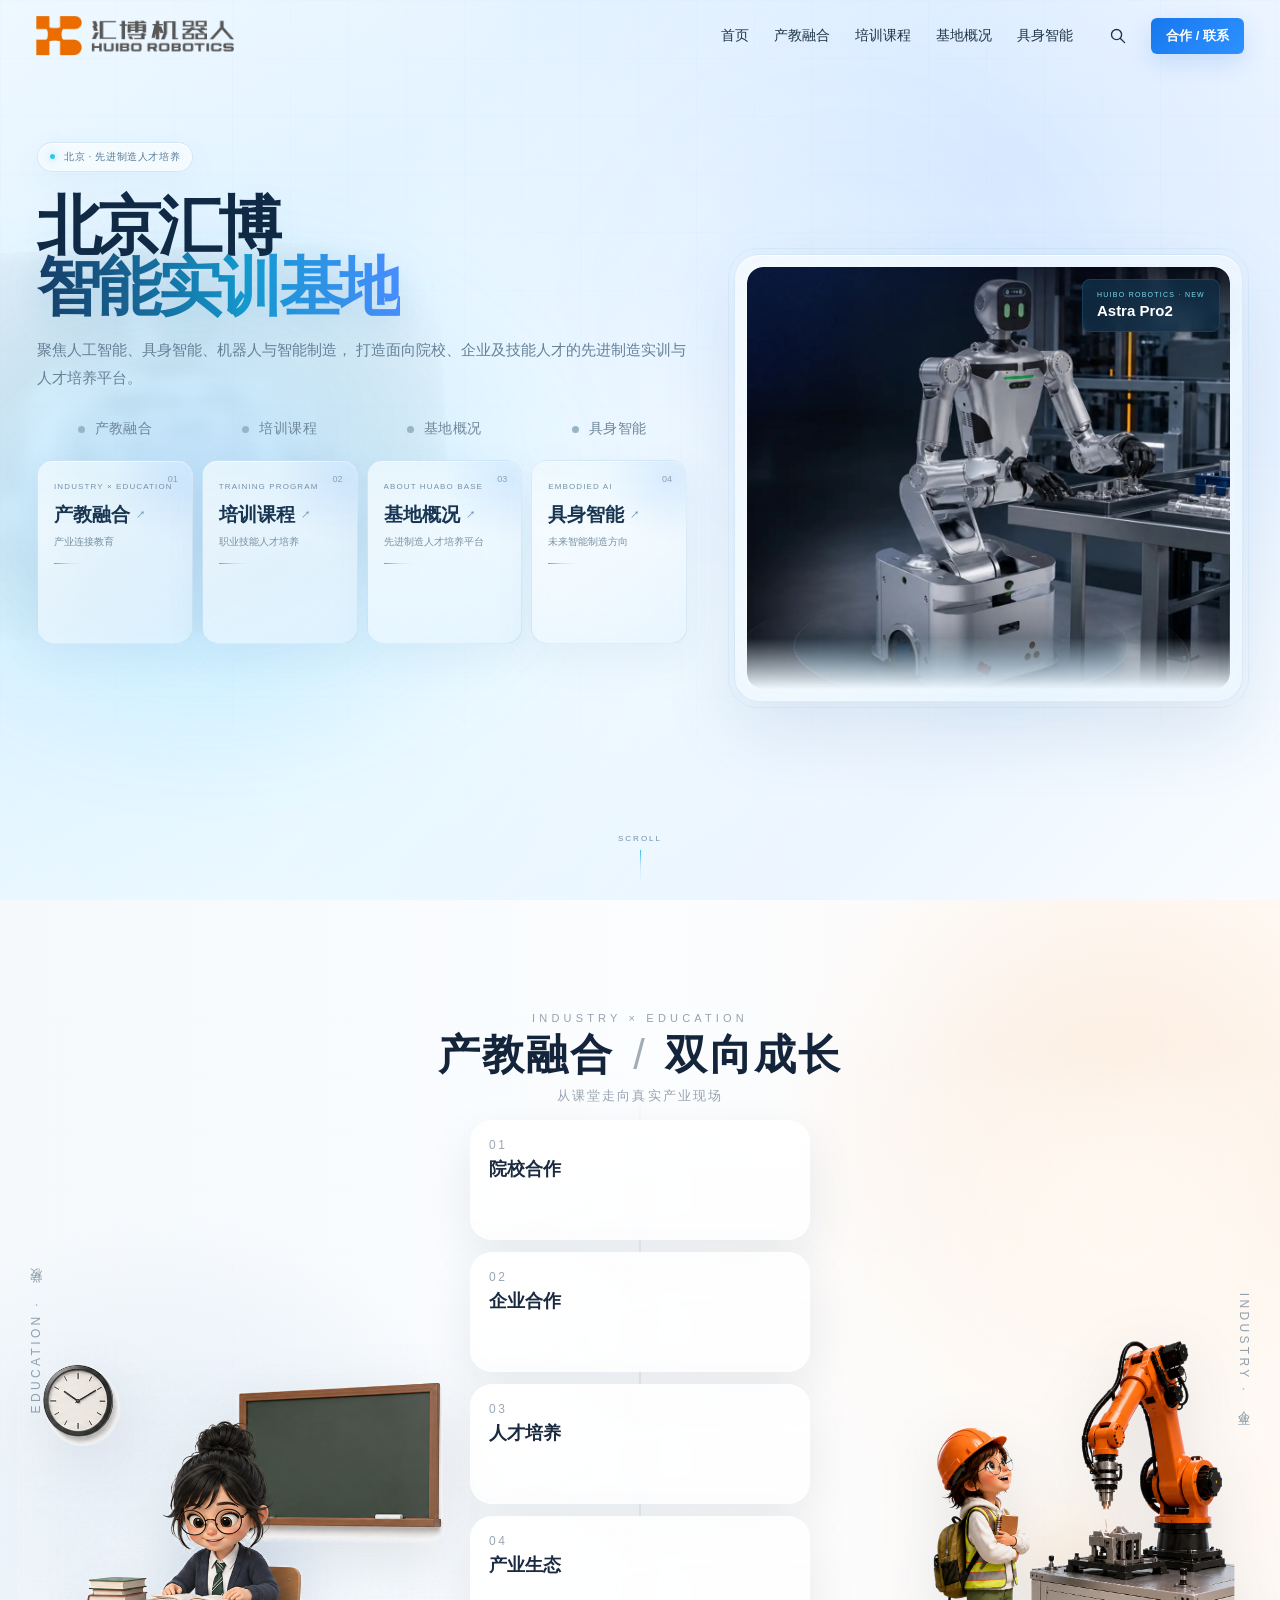
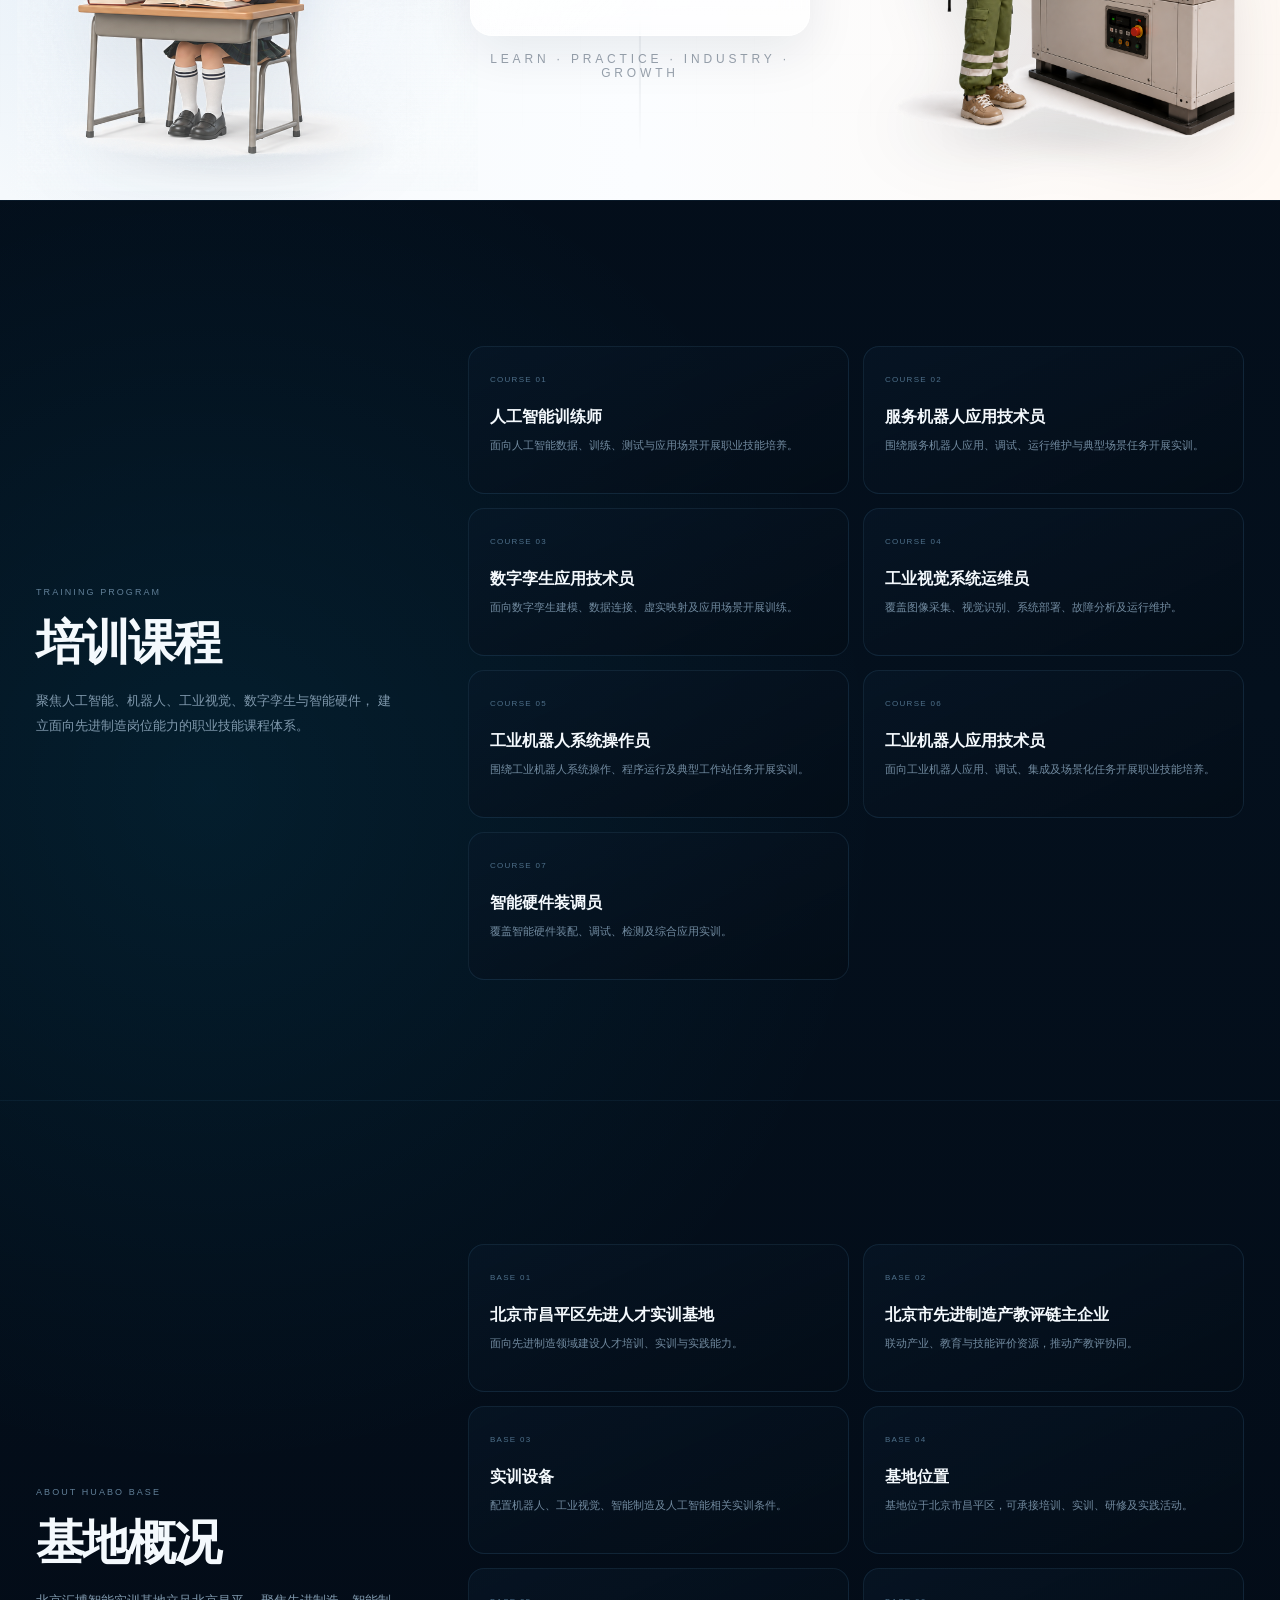
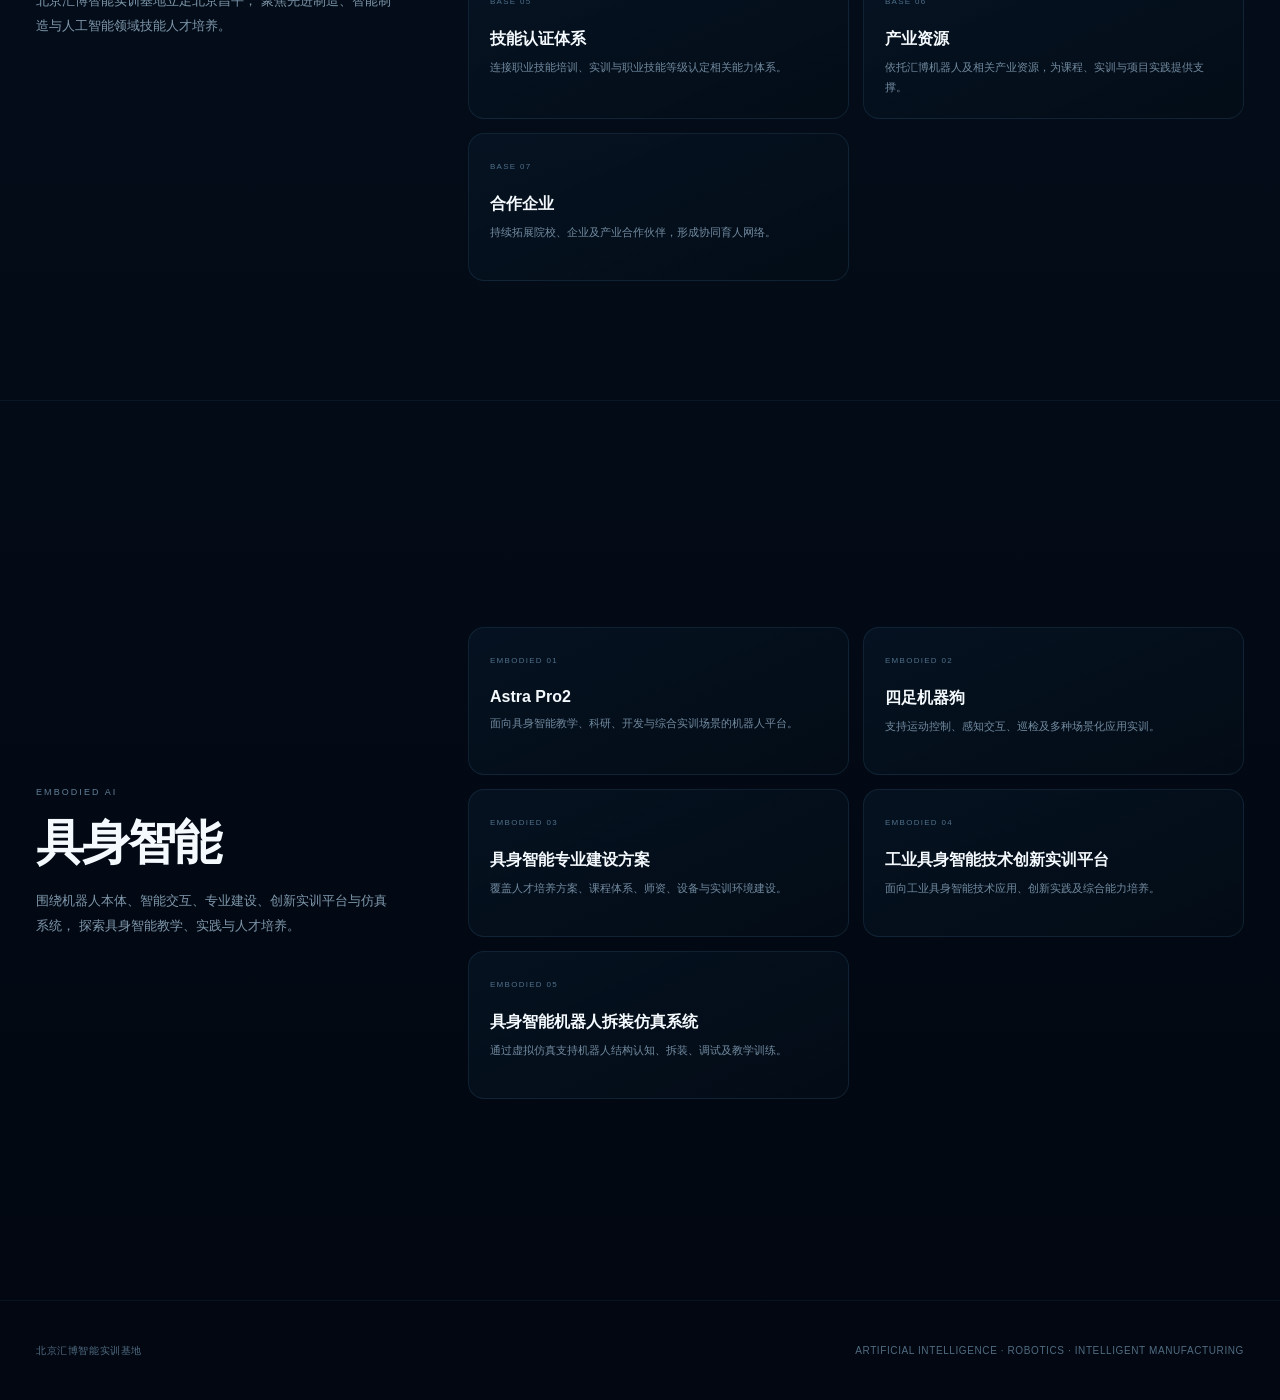
<file: index.html>
<!DOCTYPE html>
<html lang="zh-CN">
<head>
<meta charset="UTF-8">
<meta name="viewport" content="width=device-width, initial-scale=1.0">
<title>北京汇博智能实训基地</title>
<meta name="description" content="北京汇博智能实训基地，聚焦人工智能、具身智能、机器人、工业视觉与智能制造人才培养。">
<script>
(function () {
    var ua = navigator.userAgent || "";
    var isPhoneUA = /Android|iPhone|iPod|Mobile|HarmonyOS/i.test(ua);
    var isSmallScreen = window.matchMedia("(max-width: 900px)").matches;
    var target = (isPhoneUA || isSmallScreen) ? "./mobile/" : "./desktop/";
    window.location.replace(target + window.location.search + window.location.hash);
})();
</script>
<noscript>
<meta http-equiv="refresh" content="0;url=./desktop/">
</noscript>
</head>
<body style="margin:0;background:#020711;color:#fff;font-family:Arial,'Microsoft YaHei',sans-serif;">
<div style="min-height:100vh;display:flex;align-items:center;justify-content:center;">正在进入北京汇博智能实训基地…</div>
</body>
</html>
</file>
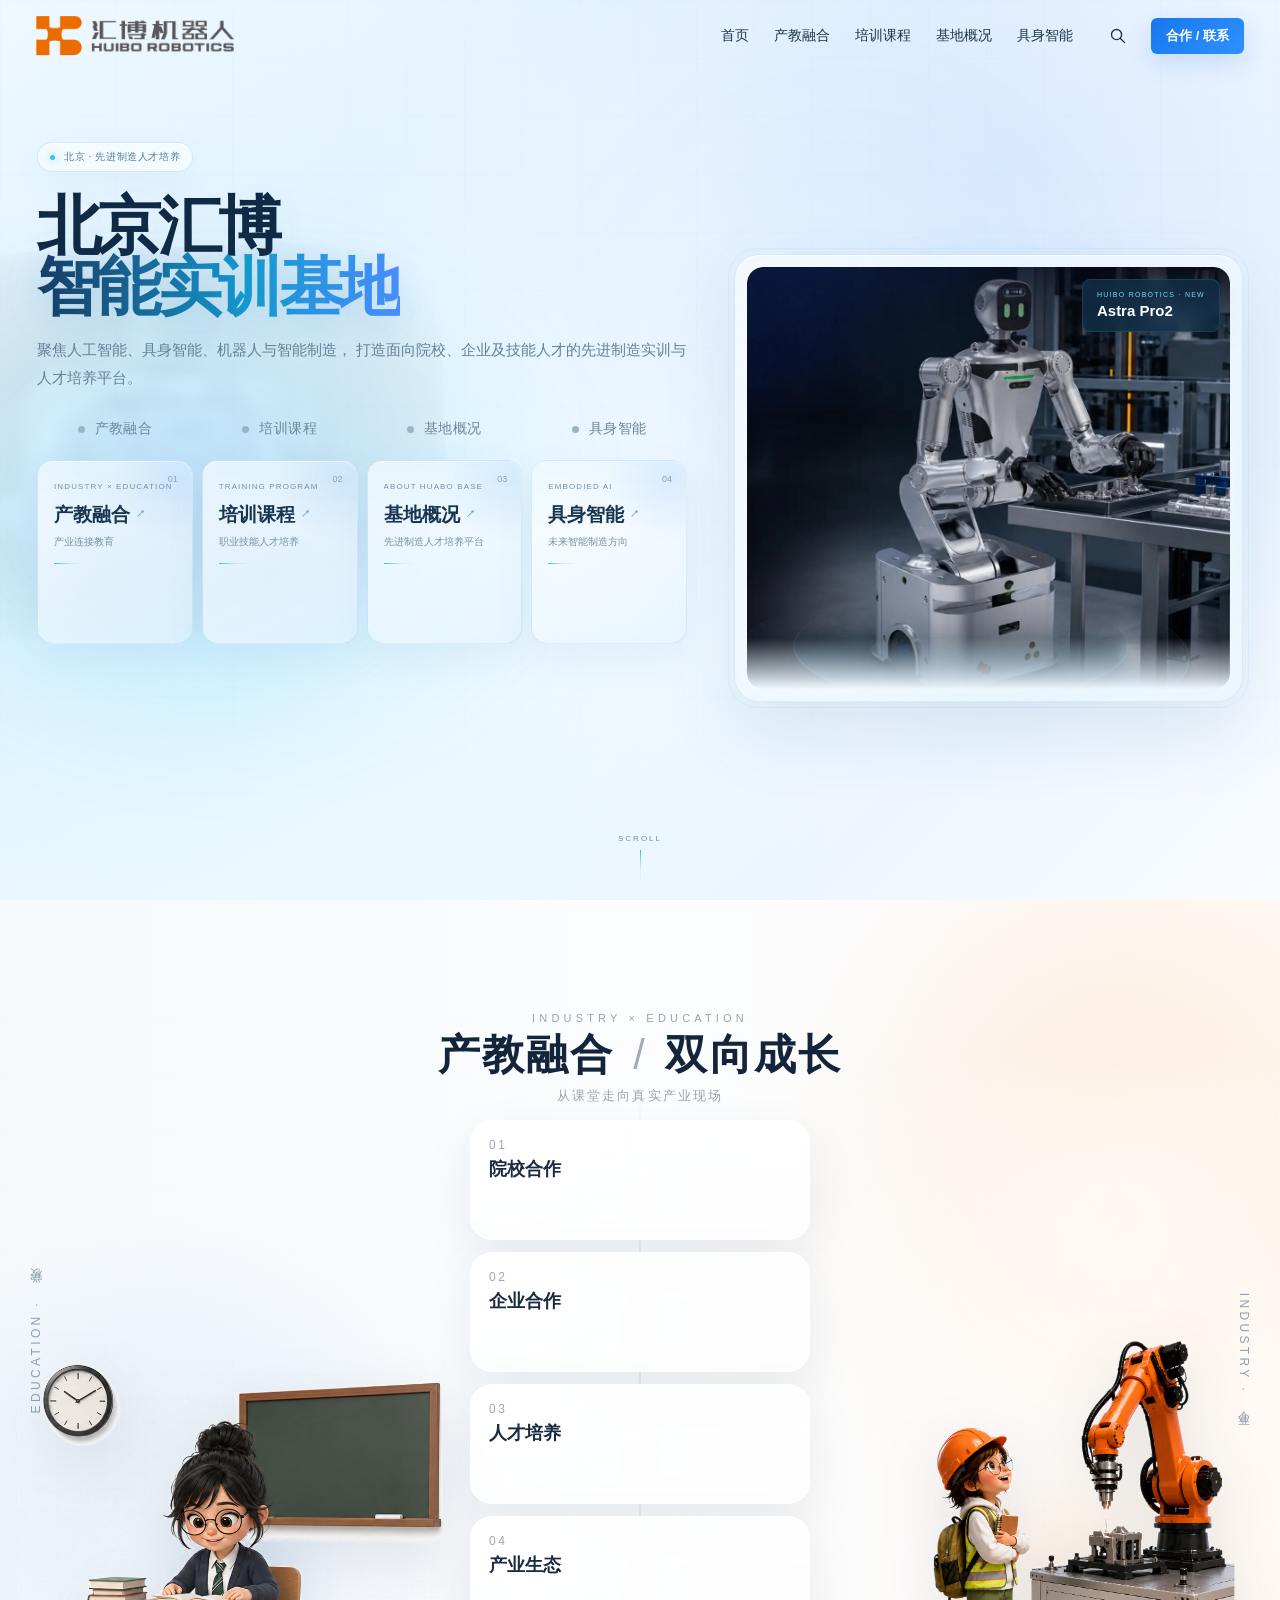
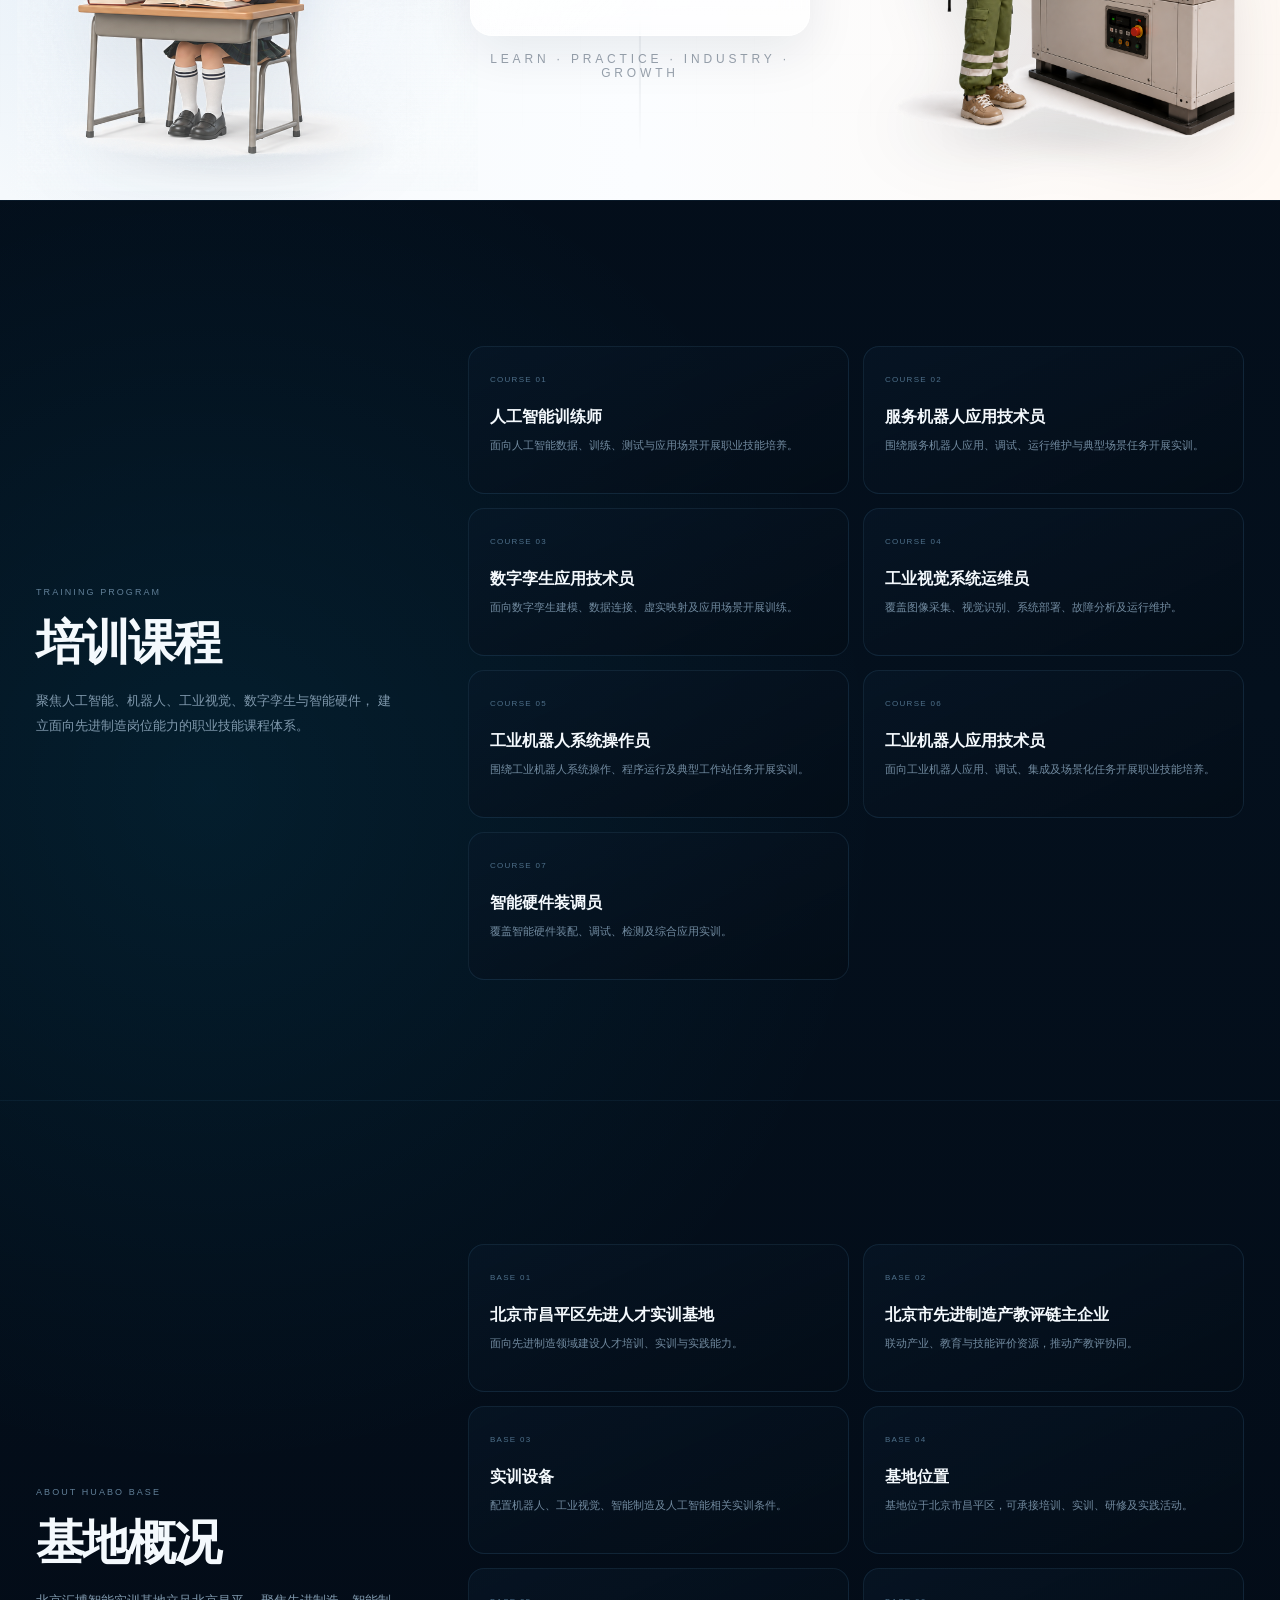
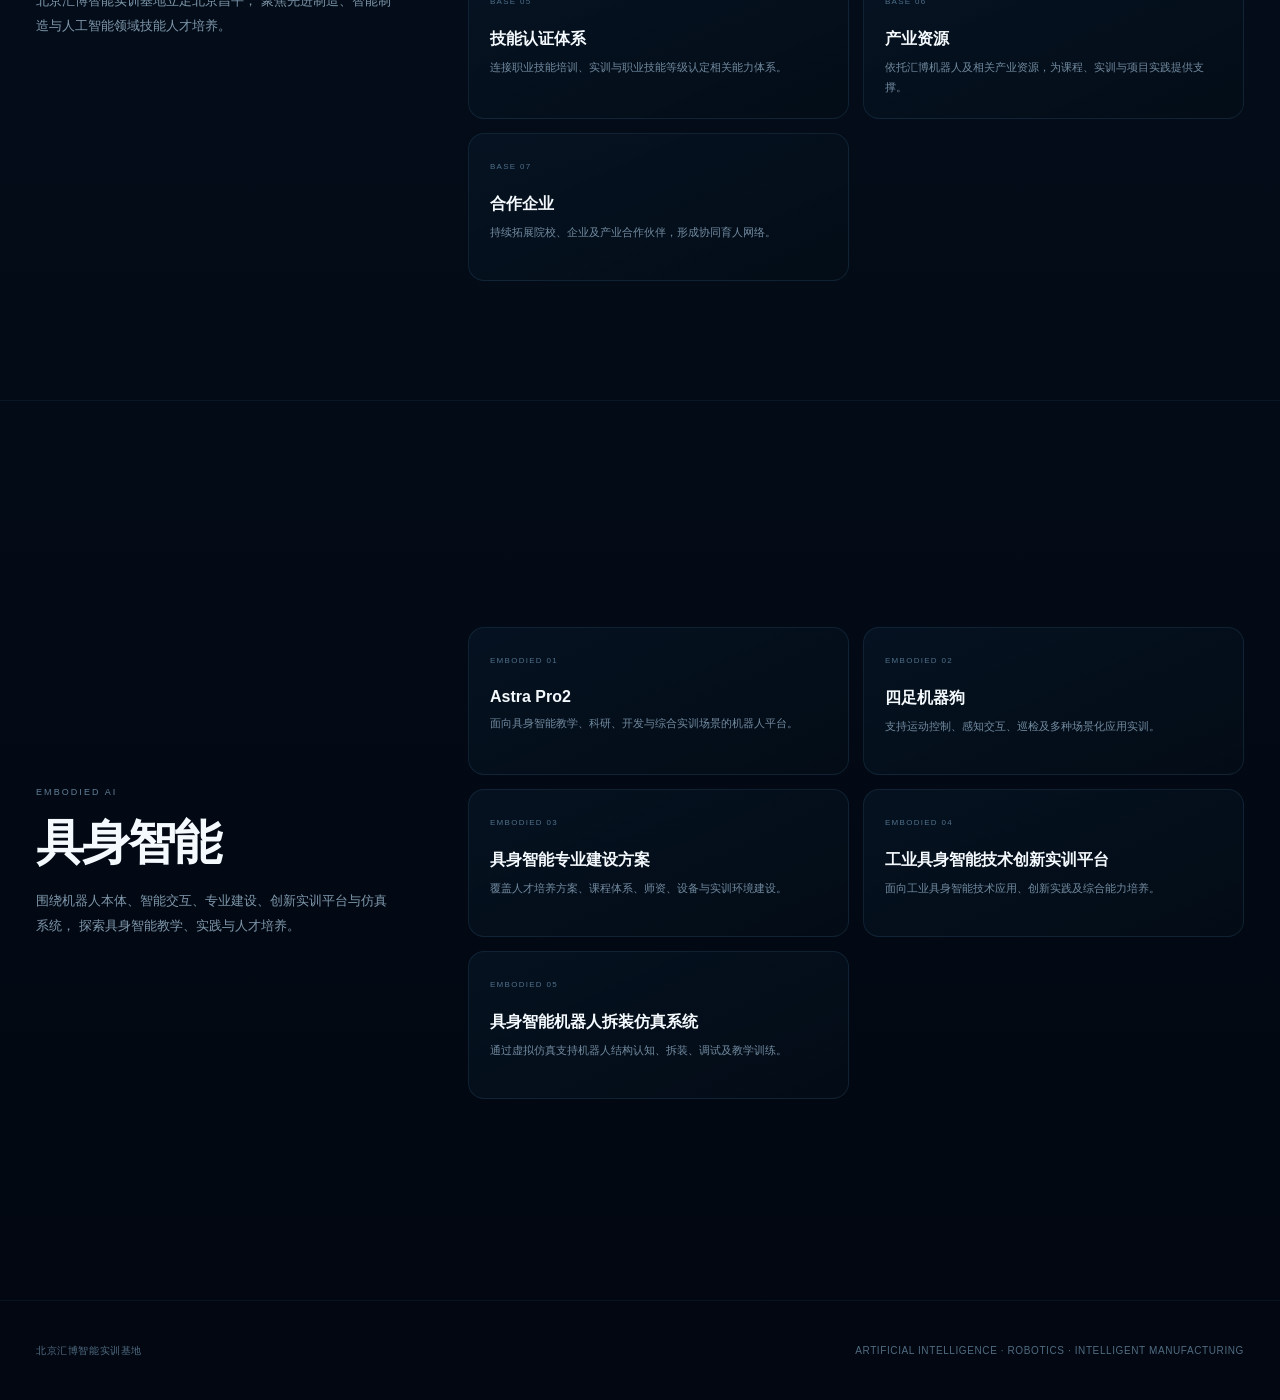
<file: desktop/index.html>
<!DOCTYPE html>
<html lang="zh-CN">
<head>
<meta charset="UTF-8">
<meta name="viewport" content="width=device-width, initial-scale=1.0">
<title>北京汇博智能实训基地</title>
<meta name="description" content="北京汇博智能实训基地，聚焦人工智能、具身智能、机器人、工业视觉与智能制造人才培养。">

<link rel="stylesheet" href="./css/base.css">
<link rel="stylesheet" href="./css/hero.css">
<link rel="stylesheet" href="./css/industry.css">
<link rel="stylesheet" href="./css/courses.css">
<link rel="stylesheet" href="./css/about.css">
<link rel="stylesheet" href="./css/embodied.css">

<script defer src="./js/header.js"></script>
<script defer src="./js/hero.js"></script>
<script defer src="./js/main.js"></script>
</head>

<body>

<header class="header" id="siteHeader">
    <div class="header-inner">

        <a class="brand brand-only" href="#home" aria-label="汇博机器人首页">
            <img
                class="brand-logo brand-logo-light"
                src="../images/logo-color-transparent.png"
                alt="汇博机器人">

            <img
                class="brand-logo brand-logo-dark"
                src="../images/logo.png"
                alt=""
                aria-hidden="true">
        </a>

        <div class="header-right">

            <nav class="header-nav" aria-label="主导航">
                <a href="#home">首页</a>
                <a href="#industry">产教融合</a>
                <a href="#courses">培训课程</a>
                <a href="#about">基地概况</a>
                <a href="#embodied">具身智能</a>
            </nav>

            <div class="header-tools">

                <button
                    class="header-search-btn"
                    id="headerSearchBtn"
                    type="button"
                    aria-label="搜索"
                    aria-expanded="false">

                    <svg viewBox="0 0 24 24" aria-hidden="true">
                        <circle cx="10.8" cy="10.8" r="6.4"></circle>
                        <path d="M15.7 15.7L21 21"></path>
                    </svg>
                </button>

                <button
                    class="header-contact-btn"
                    id="headerContactBtn"
                    type="button">
                    合作 / 联系
                </button>

            </div>

        </div>

        <!-- 搜索外观面板：目前只做 UI，真正站内搜索后续再接 -->
        <div class="header-search-panel" id="headerSearchPanel" aria-hidden="true">
            <div class="header-search-box">
                <svg viewBox="0 0 24 24" aria-hidden="true">
                    <circle cx="10.8" cy="10.8" r="6.4"></circle>
                    <path d="M15.7 15.7L21 21"></path>
                </svg>

                <input
                    type="search"
                    id="headerSearchInput"
                    placeholder="搜索课程、产教融合、基地内容…"
                    autocomplete="off">

                <button
                    class="header-search-close"
                    id="headerSearchClose"
                    type="button"
                    aria-label="关闭搜索">
                    ×
                </button>
            </div>
        </div>

    </div>
</header>

<main id="site-content">
    <div class="site-loading" id="siteLoading">
        正在加载北京汇博智能实训基地…
    </div>
</main>

<footer class="footer">
    <div class="footer-inner">
        <span>北京汇博智能实训基地</span>
        <span>ARTIFICIAL INTELLIGENCE · ROBOTICS · INTELLIGENT MANUFACTURING</span>
    </div>
</footer>

</body>
</html>
</file>
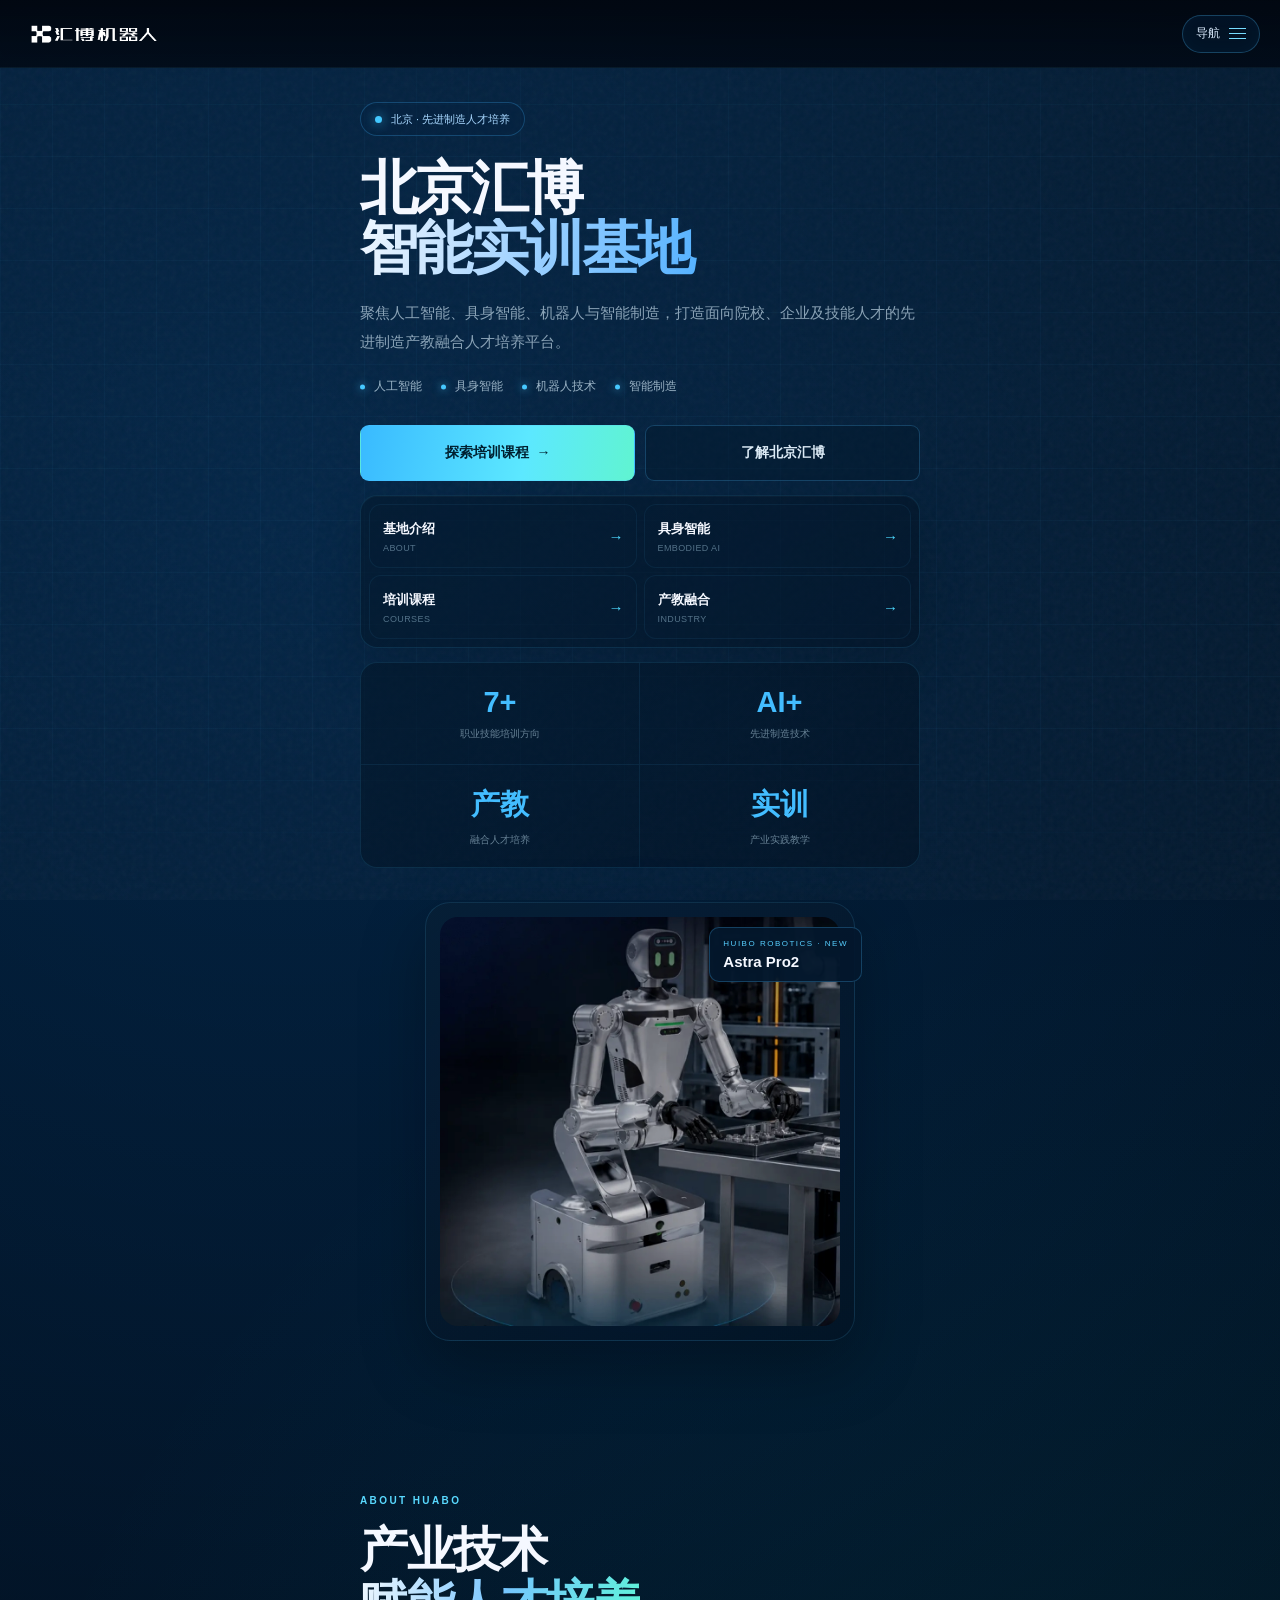
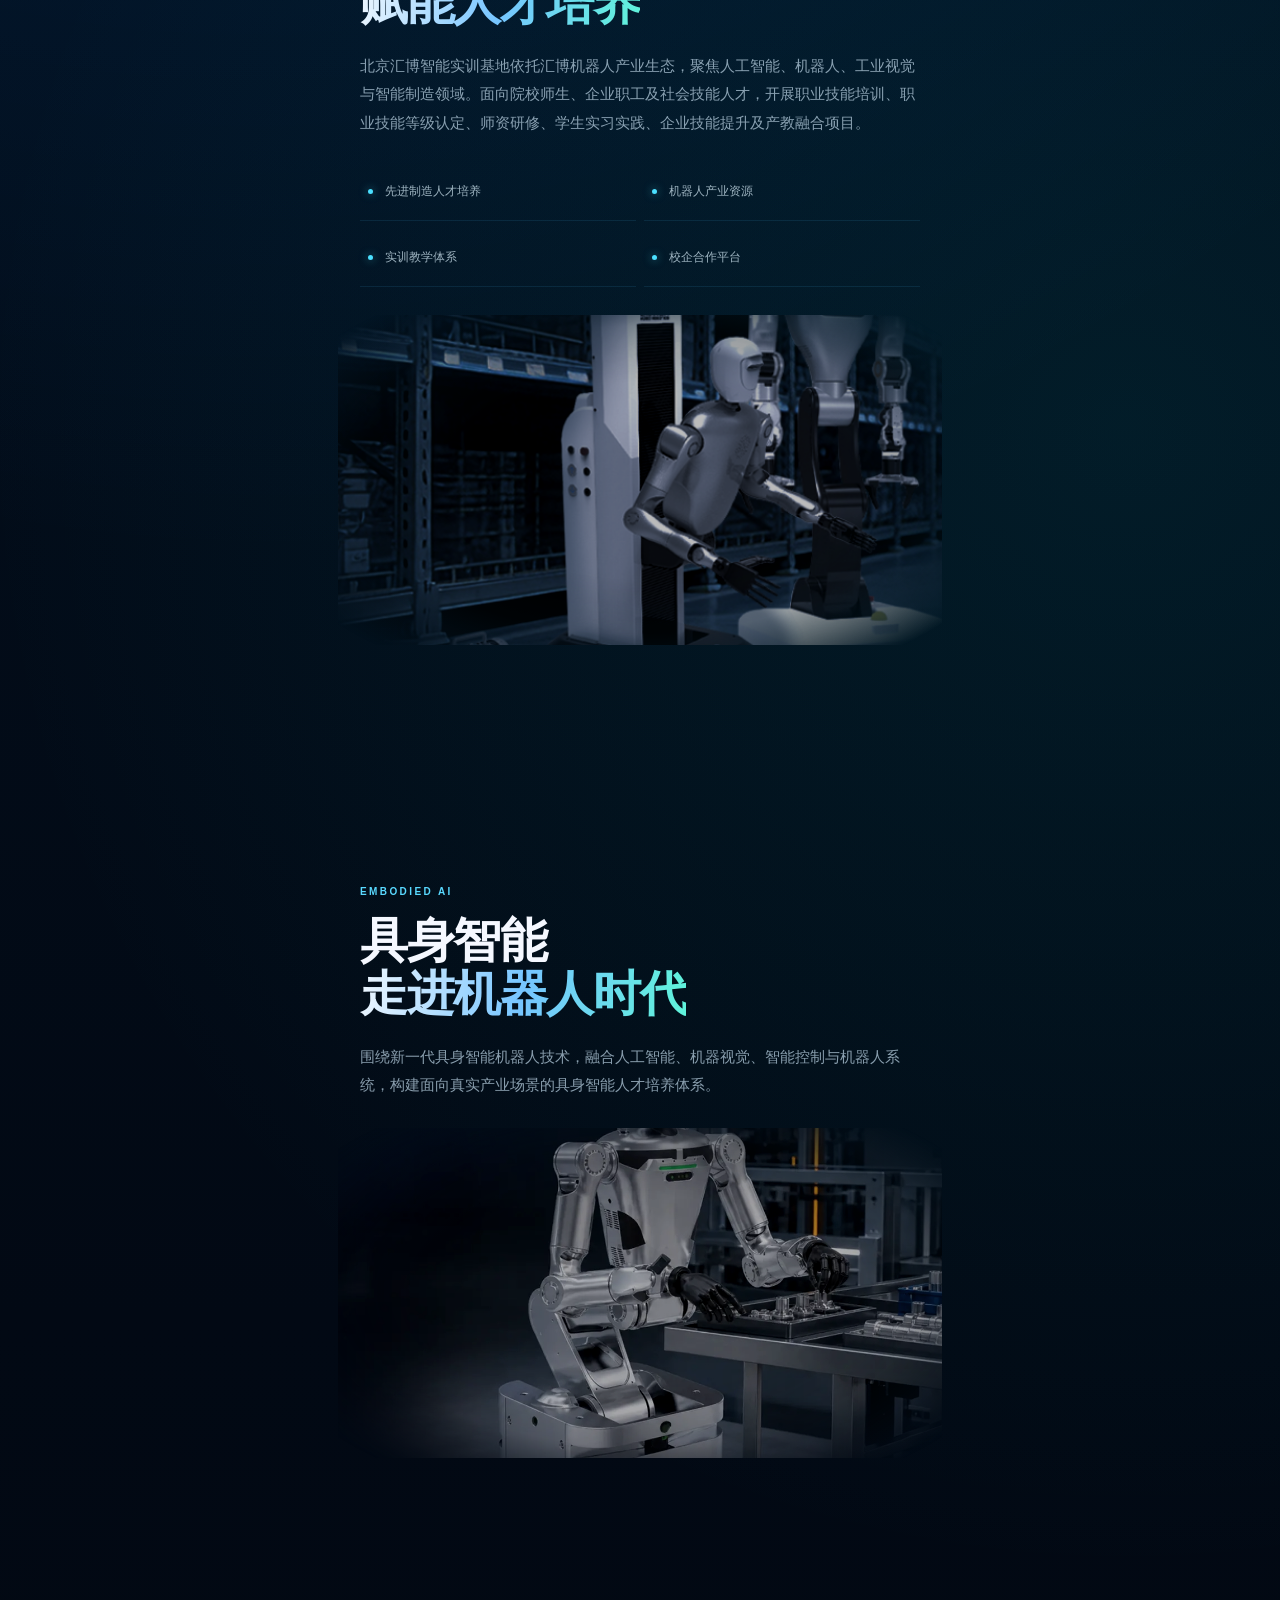
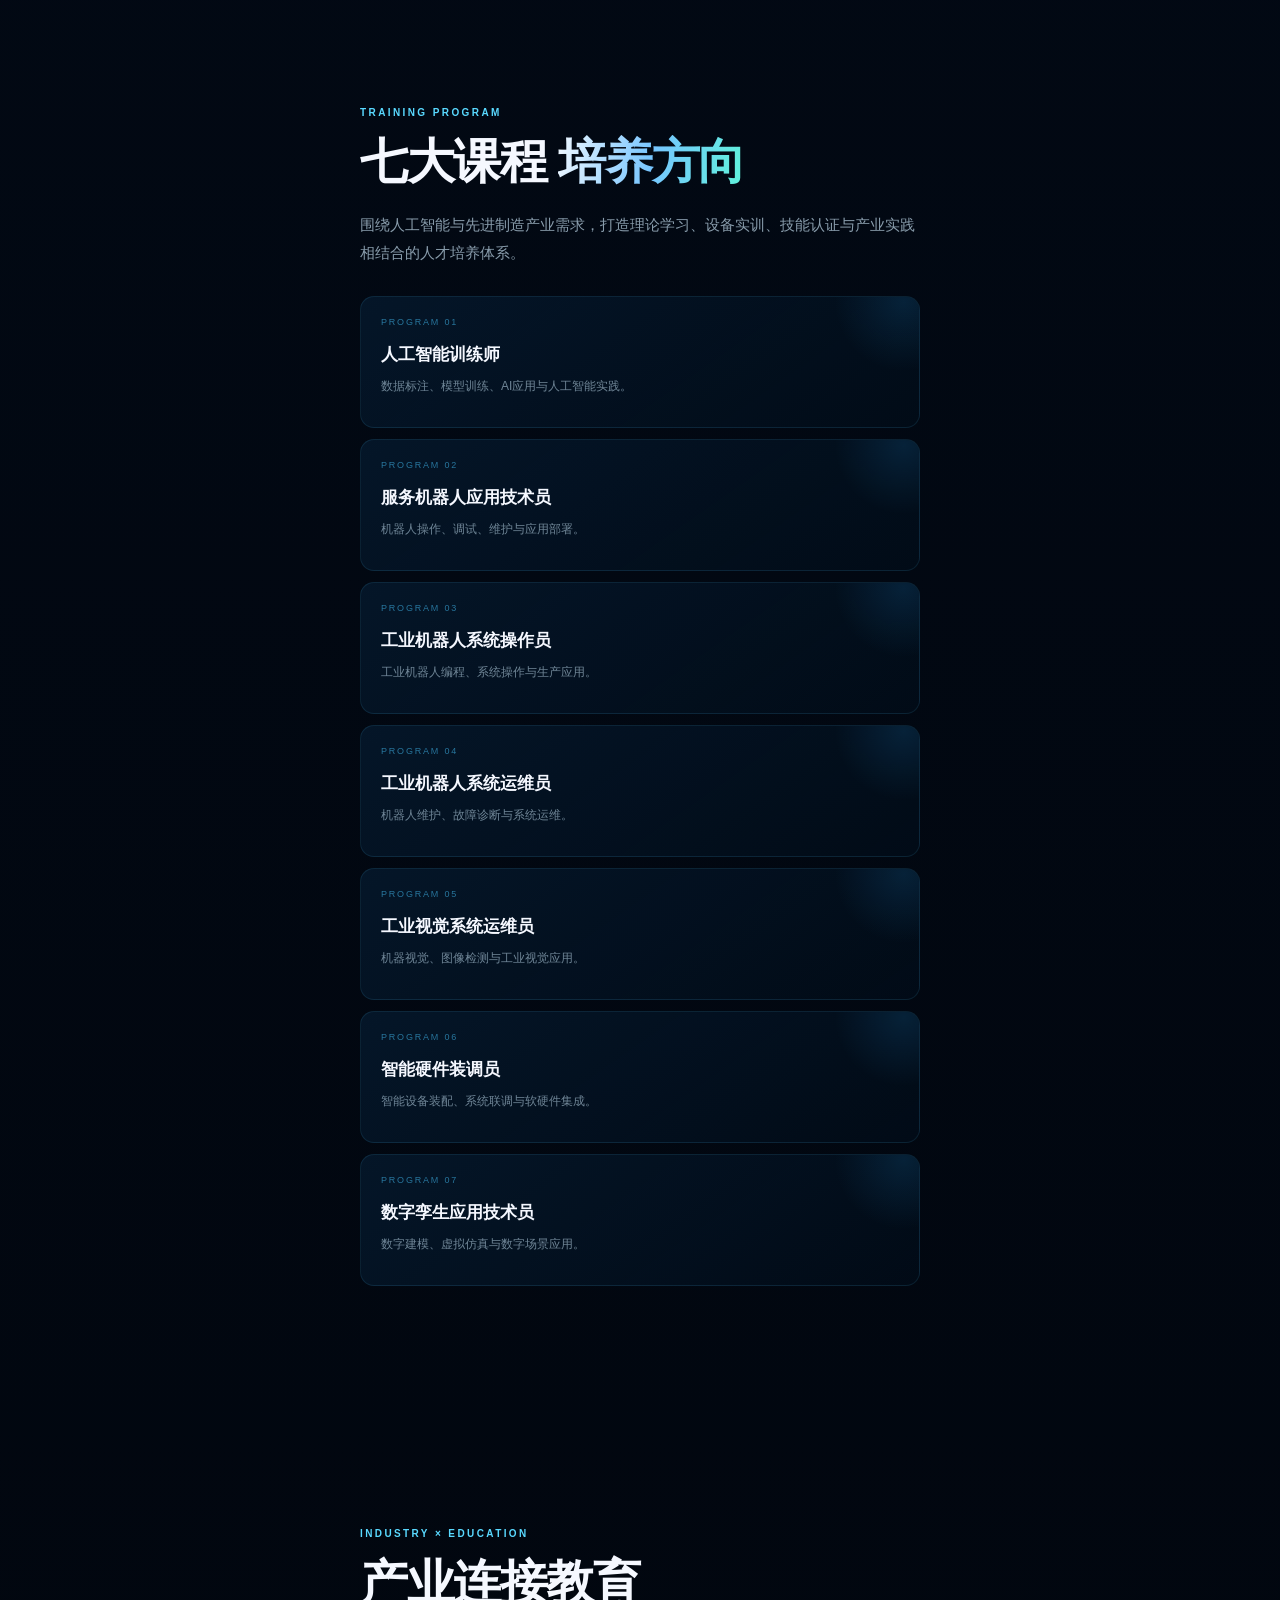
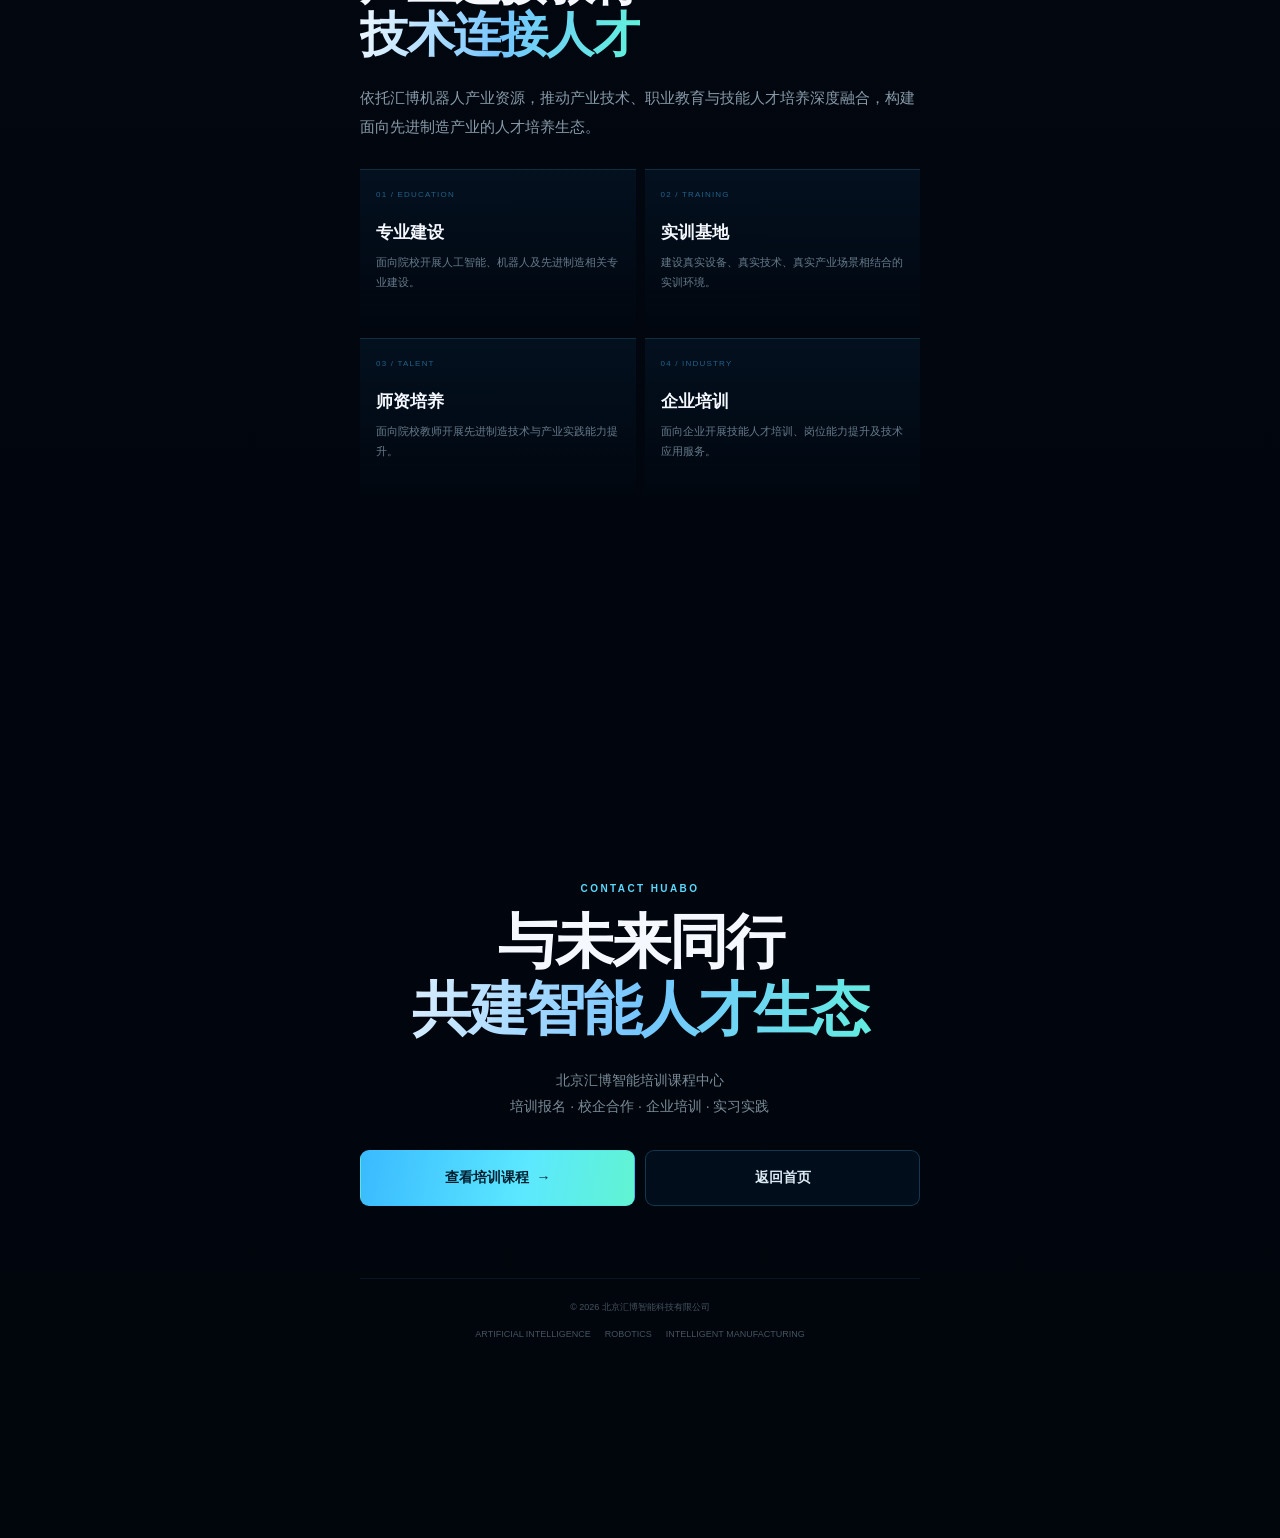
<file: mobile/index.html>
<!DOCTYPE html>
<html lang="zh-CN">
<head>
<meta charset="UTF-8">
<meta name="viewport" content="width=device-width, initial-scale=1.0, viewport-fit=cover">
<title>北京汇博智能实训基地</title>
<meta name="description" content="北京汇博智能实训基地，聚焦人工智能、具身智能、机器人、工业视觉与智能制造人才培养。">
<link rel="icon" href="../images/b48e4e55187ea879ea904f293c4d0094.png">
<link rel="preload" as="image" href="../images/astra-pro2.jpg.png">
<style>
:root{
    --bg:#020711;
    --bg2:#031222;
    --panel:rgba(5,25,46,.76);
    --panel2:rgba(4,17,32,.92);
    --white:#f5f8ff;
    --text:#a9bfd0;
    --blue:#41bcff;
    --cyan:#62e9ff;
    --green:#5ef0cc;
    --line:rgba(82,202,255,.16);
    --header:68px;
}
*{box-sizing:border-box;margin:0;padding:0}
html{
    scroll-behavior:smooth;
    scroll-snap-type:y proximity;
    scroll-padding-top:var(--header);
    background:var(--bg);
}
body{
    color:var(--white);
    font-family:"PingFang SC","Microsoft YaHei",Arial,sans-serif;
    background:
      radial-gradient(circle at 22% 8%,rgba(0,137,255,.16),transparent 28%),
      radial-gradient(circle at 88% 32%,rgba(0,217,219,.08),transparent 26%),
      linear-gradient(180deg,#031426 0%,#020914 46%,#01050c 100%);
    min-width:320px;
    overflow-x:hidden;
    overscroll-behavior-y:none;
    -webkit-overflow-scrolling:touch;
}
body::before{
    content:"";
    position:fixed;inset:0;pointer-events:none;z-index:0;
    background-image:
      linear-gradient(rgba(86,204,255,.035) 1px,transparent 1px),
      linear-gradient(90deg,rgba(86,204,255,.035) 1px,transparent 1px);
    background-size:52px 52px;
    mask-image:linear-gradient(to bottom,transparent,black 14%,black 82%,transparent);
}
body::after{
    content:"";
    position:fixed;inset:0;pointer-events:none;z-index:0;opacity:.055;
    background-image:url("data:image/svg+xml,%3Csvg viewBox='0 0 180 180' xmlns='http://www.w3.org/2000/svg'%3E%3Cfilter id='n'%3E%3CfeTurbulence type='fractalNoise' baseFrequency='.9' numOctaves='4' stitchTiles='stitch'/%3E%3C/filter%3E%3Crect width='100%25' height='100%25' filter='url(%23n)' opacity='.75'/%3E%3C/svg%3E");
    mix-blend-mode:screen;
}
a{color:inherit;text-decoration:none}
button{font:inherit}
.header{
    position:fixed;left:0;right:0;top:0;height:var(--header);z-index:1000;
    display:flex;align-items:center;
    background:linear-gradient(180deg,rgba(1,7,16,.97),rgba(2,10,22,.88));
    backdrop-filter:blur(18px);
    border-bottom:1px solid rgba(73,193,255,.10);
}
.nav{
    width:calc(100% - 40px);margin:auto;display:flex;align-items:center;justify-content:space-between;
}
.logo img{display:block;width:148px;max-height:38px;object-fit:contain;object-position:left center}
.menu-btn{
    height:38px;padding:0 13px;border-radius:999px;border:1px solid rgba(75,190,255,.28);
    color:#dceeff;background:rgba(4,27,49,.58);display:flex;align-items:center;gap:9px;
    box-shadow:inset 0 0 18px rgba(54,179,255,.035);
}
.menu-btn span:first-child{font-size:12px}
.hamb{width:17px;height:12px;position:relative}
.hamb i{position:absolute;left:0;width:100%;height:1px;background:#76dcff;transition:.25s}
.hamb i:nth-child(1){top:0}
.hamb i:nth-child(2){top:5px}
.hamb i:nth-child(3){top:10px}
.menu-btn.open .hamb i:nth-child(1){top:5px;transform:rotate(45deg)}
.menu-btn.open .hamb i:nth-child(2){opacity:0}
.menu-btn.open .hamb i:nth-child(3){top:5px;transform:rotate(-45deg)}

.menu-panel{
    position:fixed;z-index:990;left:14px;right:14px;top:78px;
    border-radius:20px;border:1px solid rgba(83,206,255,.18);
    background:linear-gradient(145deg,rgba(5,28,51,.97),rgba(2,12,24,.98));
    backdrop-filter:blur(24px);
    box-shadow:0 25px 70px rgba(0,0,0,.42),inset 0 1px 0 rgba(255,255,255,.03);
    opacity:0;visibility:hidden;transform:translateY(-10px) scale(.985);
    transition:.28s ease;overflow:hidden;
}
.menu-panel.open{opacity:1;visibility:visible;transform:none}
.menu-head{padding:18px 18px 12px;color:#5ddcff;font-size:10px;letter-spacing:2.2px;border-bottom:1px solid rgba(83,198,255,.09)}
.menu-links{display:grid;grid-template-columns:1fr 1fr;padding:8px}
.menu-links a{
    min-height:66px;padding:14px;border-radius:13px;display:flex;flex-direction:column;justify-content:center;
    border:1px solid transparent;
}
.menu-links a:active{background:rgba(59,184,255,.08);border-color:rgba(78,204,255,.13)}
.menu-links strong{font-size:15px}
.menu-links small{margin-top:5px;color:rgba(154,190,212,.60);font-size:9px;letter-spacing:.8px}

main{position:relative;z-index:2}
.screen{
    position:relative;
    min-height:100svh;
    padding:calc(var(--header) + 34px) 22px 52px;
    scroll-snap-align:start;
    scroll-snap-stop:always;
    display:flex;align-items:center;
}
.screen-inner{width:100%;max-width:560px;margin:auto}
#courses{align-items:flex-start;scroll-snap-stop:normal}
#courses .screen-inner{padding-top:8px}
.kicker{
    display:inline-flex;align-items:center;gap:9px;height:34px;padding:0 14px;margin-bottom:22px;
    border-radius:999px;border:1px solid rgba(67,180,255,.26);
    color:#a9d8ff;background:rgba(5,35,65,.42);font-size:11px;
}
.kicker-dot{width:7px;height:7px;border-radius:50%;background:#43c8ff;box-shadow:0 0 12px rgba(67,200,255,.9)}
.hero-title{font-size:clamp(40px,11.8vw,58px);line-height:1.03;letter-spacing:-2.6px;font-weight:800}
.hero-title span{display:block}
.grad{
    background:linear-gradient(100deg,#eff7ff 0%,#9fd1ff 30%,#4eafff 64%,#62f1d9 100%);
    -webkit-background-clip:text;background-clip:text;color:transparent;-webkit-text-fill-color:transparent;
}
.hero-desc,.section-desc{
    margin-top:22px;color:rgba(174,197,214,.78);font-size:15px;line-height:1.9;
}
.hero-points{display:flex;gap:10px 19px;flex-wrap:wrap;margin-top:22px}
.hero-points span{font-size:12px;color:rgba(191,215,230,.80);padding-left:14px;position:relative}
.hero-points span::before{
    content:"";position:absolute;left:0;top:50%;width:5px;height:5px;border-radius:50%;transform:translateY(-50%);
    background:#46c8ff;box-shadow:0 0 9px rgba(70,200,255,.8)
}
.actions{display:grid;grid-template-columns:1fr 1fr;gap:10px;margin-top:30px}
.btn{
    min-height:56px;border-radius:9px;display:flex;align-items:center;justify-content:center;
    padding:0 10px;font-size:14px;font-weight:700;border:1px solid rgba(75,189,255,.24);
}
.btn-primary{color:#002030;background:linear-gradient(100deg,#39baff,#5ce8ff 60%,#60f4d1)}
.btn-secondary{color:#dbeaf5;background:rgba(4,25,45,.46)}

.quick-nav{
    margin-top:14px;padding:8px;border-radius:17px;
    display:grid;grid-template-columns:1fr 1fr;gap:7px;
    border:1px solid rgba(67,181,240,.13);
    background:linear-gradient(145deg,rgba(3,24,44,.64),rgba(2,14,29,.45));
    box-shadow:0 18px 50px rgba(0,0,0,.14),inset 0 1px 0 rgba(255,255,255,.025);
}
.quick-nav a{
    position:relative;min-height:64px;border-radius:12px;padding:12px 13px;
    display:flex;flex-direction:column;justify-content:center;
    background:rgba(7,32,54,.30);border:1px solid rgba(78,195,255,.07);
}
.quick-nav a::after{
    content:"→";position:absolute;right:12px;top:50%;transform:translateY(-50%);
    color:#4ed9ff;font-size:15px;
}
.quick-nav strong{font-size:13px;padding-right:20px}
.quick-nav small{font-size:9px;color:rgba(147,182,204,.56);margin-top:5px;letter-spacing:.4px}

.stats{
    margin-top:14px;display:grid;grid-template-columns:1fr 1fr;border-radius:17px;overflow:hidden;
    border:1px solid rgba(67,181,240,.13);
    background:linear-gradient(145deg,rgba(3,24,44,.70),rgba(2,14,29,.45));
}
.stat{min-height:102px;display:flex;flex-direction:column;align-items:center;justify-content:center;position:relative}
.stat:nth-child(odd){border-right:1px solid rgba(69,181,238,.09)}
.stat:nth-child(-n+2){border-bottom:1px solid rgba(69,181,238,.09)}
.stat strong{font-size:29px;color:#43bdff}
.stat span{font-size:10px;color:rgba(154,182,200,.66);margin-top:8px}

.robot-stage{margin:34px -10px 0;position:relative;min-height:390px;display:flex;align-items:center;justify-content:center}
.robot-stage::before{
    content:"";position:absolute;width:82%;aspect-ratio:1;border-radius:50%;
    background:radial-gradient(circle,rgba(0,159,255,.18),rgba(0,94,255,.07) 38%,transparent 70%);
    filter:blur(35px);animation:pulse 5s ease-in-out infinite;
}
.robot-card{
    width:min(92%,430px);aspect-ratio:1/1.02;border-radius:25px;padding:14px;position:relative;z-index:2;
    background:linear-gradient(145deg,rgba(8,31,53,.70),rgba(3,14,28,.50));
    border:1px solid rgba(77,198,255,.14);box-shadow:0 25px 65px rgba(0,0,0,.28);
    animation:float 5.8s ease-in-out infinite;
}
.robot-card img{width:100%;height:100%;display:block;object-fit:cover;border-radius:18px;filter:brightness(.83) contrast(1.04) saturate(.9)}
.robot-badge{
    position:absolute;right:-8px;top:24px;z-index:3;padding:11px 13px;border-radius:10px;
    background:rgba(4,24,45,.94);border:1px solid rgba(72,187,255,.25);
}
.robot-badge small{display:block;color:#57cfff;font-size:8px;letter-spacing:1.5px}
.robot-badge strong{display:block;margin-top:5px;font-size:15px}
@keyframes float{50%{transform:translateY(-9px)}}
@keyframes pulse{50%{transform:scale(1.08);opacity:.8}}

.section-tag{color:#59d9ff;font-size:10px;font-weight:700;letter-spacing:2.4px;margin-bottom:18px}
.section-title{font-size:clamp(35px,9.4vw,48px);line-height:1.1;letter-spacing:-1.4px}
.section-title span{
    background:linear-gradient(100deg,#eff7ff,#76c5ff,#5ff3da);
    -webkit-background-clip:text;background-clip:text;color:transparent;-webkit-text-fill-color:transparent;
}
.visual{
    margin:28px -22px 0;height:330px;position:relative;overflow:hidden;
}
.visual img{
    width:100%;height:100%;object-fit:cover;display:block;filter:brightness(.72) contrast(1.06) saturate(.85);
    mask-image:radial-gradient(ellipse at center,black 42%,rgba(0,0,0,.82) 66%,transparent 94%);
    -webkit-mask-image:radial-gradient(ellipse at center,black 42%,rgba(0,0,0,.82) 66%,transparent 94%);
}
.feature-grid{display:grid;grid-template-columns:1fr 1fr;gap:8px;margin-top:26px}
.feature{
    min-height:58px;border-bottom:1px solid rgba(77,190,255,.11);padding:12px 10px 12px 25px;
    position:relative;color:rgba(189,210,223,.83);font-size:12px;display:flex;align-items:center
}
.feature::before{content:"";position:absolute;left:8px;width:5px;height:5px;border-radius:50%;background:#4be0ff;box-shadow:0 0 8px rgba(75,224,255,.55)}

.course-grid{display:grid;gap:11px;margin-top:28px}
.course-card{
    position:relative;min-height:132px;padding:20px;border-radius:14px;overflow:hidden;
    background:linear-gradient(145deg,rgba(6,28,50,.70),rgba(2,14,27,.58));
    border:1px solid rgba(72,184,239,.12);
}
.course-card::before{
    content:"";position:absolute;right:-55px;top:-65px;width:140px;height:140px;border-radius:50%;
    background:radial-gradient(circle,rgba(35,170,255,.13),transparent 70%);
}
.course-number{font-size:9px;color:rgba(70,199,255,.55);letter-spacing:1.8px;margin-bottom:16px}
.course-card h3{font-size:17px;line-height:1.45;position:relative}
.course-card p{font-size:12px;line-height:1.75;color:rgba(153,178,195,.72);margin-top:8px;position:relative}

.industry-grid{display:grid;grid-template-columns:1fr 1fr;gap:9px;margin-top:28px}
.industry-card{
    min-height:160px;padding:20px 16px;border-top:1px solid rgba(74,202,255,.20);
    background:linear-gradient(180deg,rgba(6,28,49,.48),rgba(3,13,24,.08))
}
.industry-num{font-size:8px;letter-spacing:1.2px;color:rgba(66,189,255,.48)}
.industry-card h3{font-size:17px;margin-top:22px}
.industry-card p{font-size:11px;line-height:1.75;color:rgba(151,176,194,.68);margin-top:9px}

.contact{text-align:center}
.contact-title{font-size:clamp(42px,11vw,59px);line-height:1.05;letter-spacing:-2px}
.contact-title span{
    display:block;margin-top:5px;background:linear-gradient(100deg,#eff6ff,#75c5ff,#5ff4da);
    -webkit-background-clip:text;background-clip:text;color:transparent;-webkit-text-fill-color:transparent
}
.contact-desc{margin-top:26px;color:rgba(164,187,203,.74);font-size:14px;line-height:1.9}
.footer{margin-top:72px;padding-top:20px;border-top:1px solid rgba(74,173,220,.10);font-size:9px;color:rgba(137,160,176,.50);line-height:1.9}
.footer-tags{display:flex;flex-wrap:wrap;gap:8px 14px;justify-content:center;margin-top:10px}

.reveal{opacity:0;transform:translateY(22px);transition:opacity .75s ease,transform .8s ease}
.reveal.visible{opacity:1;transform:none}

@media (max-width:360px){
    .nav{width:calc(100% - 28px)}
    .logo img{width:136px}
    .screen{padding-left:17px;padding-right:17px}
    .visual{margin-left:-17px;margin-right:-17px}
    .actions{grid-template-columns:1fr}
}
@media (prefers-reduced-motion:reduce){
    *{scroll-behavior:auto!important;animation:none!important;transition:none!important}
}
</style>
</head>
<body>

<header class="header">
  <div class="nav">
    <a class="logo" href="#home"><img src="../images/b48e4e55187ea879ea904f293c4d0094.png" alt="汇博机器人"></a>
    <button class="menu-btn" id="menuBtn" type="button" aria-expanded="false" aria-controls="menuPanel">
      <span>导航</span>
      <span class="hamb" aria-hidden="true"><i></i><i></i><i></i></span>
    </button>
  </div>
</header>

<div class="menu-panel" id="menuPanel">
  <div class="menu-head">MOBILE NAVIGATION</div>
  <nav class="menu-links">
    <a href="#home"><strong>首页</strong><small>HOME</small></a>
    <a href="#about"><strong>基地介绍</strong><small>ABOUT</small></a>
    <a href="#embodied"><strong>具身智能</strong><small>EMBODIED AI</small></a>
    <a href="#courses"><strong>培训课程</strong><small>COURSES</small></a>
    <a href="#industry"><strong>产教融合</strong><small>INDUSTRY × EDUCATION</small></a>
    <a href="#contact"><strong>联系我们</strong><small>CONTACT</small></a>
  </nav>
</div>

<main>
<section class="screen" id="home">
  <div class="screen-inner">
    <div class="reveal">
      <div class="kicker"><span class="kicker-dot"></span>北京 · 先进制造人才培养</div>
      <h1 class="hero-title"><span>北京汇博</span><span class="grad">智能实训基地</span></h1>
      <p class="hero-desc">聚焦人工智能、具身智能、机器人与智能制造，打造面向院校、企业及技能人才的先进制造产教融合人才培养平台。</p>
      <div class="hero-points">
        <span>人工智能</span><span>具身智能</span><span>机器人技术</span><span>智能制造</span>
      </div>
      <div class="actions">
        <a class="btn btn-primary" href="#courses">探索培训课程&nbsp; →</a>
        <a class="btn btn-secondary" href="#about">了解北京汇博</a>
      </div>

      <nav class="quick-nav" aria-label="首页快捷导航">
        <a href="#about"><strong>基地介绍</strong><small>ABOUT</small></a>
        <a href="#embodied"><strong>具身智能</strong><small>EMBODIED AI</small></a>
        <a href="#courses"><strong>培训课程</strong><small>COURSES</small></a>
        <a href="#industry"><strong>产教融合</strong><small>INDUSTRY</small></a>
      </nav>

      <div class="stats">
        <div class="stat"><strong>7+</strong><span>职业技能培训方向</span></div>
        <div class="stat"><strong>AI+</strong><span>先进制造技术</span></div>
        <div class="stat"><strong>产教</strong><span>融合人才培养</span></div>
        <div class="stat"><strong>实训</strong><span>产业实践教学</span></div>
      </div>
    </div>

    <div class="robot-stage reveal">
      <div class="robot-card">
        <img src="../images/astra-pro2.jpg.png" alt="Astra Pro2 具身智能机器人">
        <div class="robot-badge"><small>HUIBO ROBOTICS · NEW</small><strong>Astra Pro2</strong></div>
      </div>
    </div>
  </div>
</section>

<section class="screen" id="about">
  <div class="screen-inner">
    <div class="reveal">
      <div class="section-tag">ABOUT HUABO</div>
      <h2 class="section-title">产业技术<br><span>赋能人才培养</span></h2>
      <p class="section-desc">北京汇博智能实训基地依托汇博机器人产业生态，聚焦人工智能、机器人、工业视觉与智能制造领域。面向院校师生、企业职工及社会技能人才，开展职业技能培训、职业技能等级认定、师资研修、学生实习实践、企业技能提升及产教融合项目。</p>
      <div class="feature-grid">
        <div class="feature">先进制造人才培养</div>
        <div class="feature">机器人产业资源</div>
        <div class="feature">实训教学体系</div>
        <div class="feature">校企合作平台</div>
      </div>
    </div>
    <div class="visual reveal"><img src="../images/image.png" alt="北京汇博智能实训基地"></div>
  </div>
</section>

<section class="screen" id="embodied">
  <div class="screen-inner">
    <div class="reveal">
      <div class="section-tag">EMBODIED AI</div>
      <h2 class="section-title">具身智能<br><span>走进机器人时代</span></h2>
      <p class="section-desc">围绕新一代具身智能机器人技术，融合人工智能、机器视觉、智能控制与机器人系统，构建面向真实产业场景的具身智能人才培养体系。</p>
    </div>
    <div class="visual reveal"><img src="../images/astra-pro2.jpg.png" alt="Astra Pro2"></div>
  </div>
</section>

<section class="screen" id="courses">
  <div class="screen-inner">
    <div class="reveal">
      <div class="section-tag">TRAINING PROGRAM</div>
      <h2 class="section-title">七大课程 <span>培养方向</span></h2>
      <p class="section-desc">围绕人工智能与先进制造产业需求，打造理论学习、设备实训、技能认证与产业实践相结合的人才培养体系。</p>
    </div>
    <div class="course-grid">
      <article class="course-card reveal"><div class="course-number">PROGRAM 01</div><h3>人工智能训练师</h3><p>数据标注、模型训练、AI应用与人工智能实践。</p></article>
      <article class="course-card reveal"><div class="course-number">PROGRAM 02</div><h3>服务机器人应用技术员</h3><p>机器人操作、调试、维护与应用部署。</p></article>
      <article class="course-card reveal"><div class="course-number">PROGRAM 03</div><h3>工业机器人系统操作员</h3><p>工业机器人编程、系统操作与生产应用。</p></article>
      <article class="course-card reveal"><div class="course-number">PROGRAM 04</div><h3>工业机器人系统运维员</h3><p>机器人维护、故障诊断与系统运维。</p></article>
      <article class="course-card reveal"><div class="course-number">PROGRAM 05</div><h3>工业视觉系统运维员</h3><p>机器视觉、图像检测与工业视觉应用。</p></article>
      <article class="course-card reveal"><div class="course-number">PROGRAM 06</div><h3>智能硬件装调员</h3><p>智能设备装配、系统联调与软硬件集成。</p></article>
      <article class="course-card reveal"><div class="course-number">PROGRAM 07</div><h3>数字孪生应用技术员</h3><p>数字建模、虚拟仿真与数字场景应用。</p></article>
    </div>
  </div>
</section>

<section class="screen" id="industry">
  <div class="screen-inner">
    <div class="reveal">
      <div class="section-tag">INDUSTRY × EDUCATION</div>
      <h2 class="section-title">产业连接教育<br><span>技术连接人才</span></h2>
      <p class="section-desc">依托汇博机器人产业资源，推动产业技术、职业教育与技能人才培养深度融合，构建面向先进制造产业的人才培养生态。</p>
    </div>
    <div class="industry-grid">
      <article class="industry-card reveal"><div class="industry-num">01 / EDUCATION</div><h3>专业建设</h3><p>面向院校开展人工智能、机器人及先进制造相关专业建设。</p></article>
      <article class="industry-card reveal"><div class="industry-num">02 / TRAINING</div><h3>实训基地</h3><p>建设真实设备、真实技术、真实产业场景相结合的实训环境。</p></article>
      <article class="industry-card reveal"><div class="industry-num">03 / TALENT</div><h3>师资培养</h3><p>面向院校教师开展先进制造技术与产业实践能力提升。</p></article>
      <article class="industry-card reveal"><div class="industry-num">04 / INDUSTRY</div><h3>企业培训</h3><p>面向企业开展技能人才培训、岗位能力提升及技术应用服务。</p></article>
    </div>
  </div>
</section>

<section class="screen" id="contact">
  <div class="screen-inner contact reveal">
    <div class="section-tag">CONTACT HUABO</div>
    <h2 class="contact-title">与未来同行<span>共建智能人才生态</span></h2>
    <p class="contact-desc">北京汇博智能培训课程中心<br>培训报名 · 校企合作 · 企业培训 · 实习实践</p>
    <div class="actions">
      <a class="btn btn-primary" href="#courses">查看培训课程&nbsp; →</a>
      <a class="btn btn-secondary" href="#home">返回首页</a>
    </div>
    <footer class="footer">
      <div>© 2026 北京汇博智能科技有限公司</div>
      <div class="footer-tags"><span>ARTIFICIAL INTELLIGENCE</span><span>ROBOTICS</span><span>INTELLIGENT MANUFACTURING</span></div>
    </footer>
  </div>
</section>
</main>

<script>
const menuBtn = document.getElementById("menuBtn");
const menuPanel = document.getElementById("menuPanel");

function closeMenu(){
  menuPanel.classList.remove("open");
  menuBtn.classList.remove("open");
  menuBtn.setAttribute("aria-expanded","false");
}
menuBtn.addEventListener("click",()=>{
  const open = !menuPanel.classList.contains("open");
  menuPanel.classList.toggle("open",open);
  menuBtn.classList.toggle("open",open);
  menuBtn.setAttribute("aria-expanded",String(open));
});
document.querySelectorAll('a[href^="#"]').forEach(a=>{
  a.addEventListener("click",()=>closeMenu());
});
document.addEventListener("click",(e)=>{
  if(!menuPanel.contains(e.target) && !menuBtn.contains(e.target)) closeMenu();
});

const observer = new IntersectionObserver(entries=>{
  entries.forEach(entry=>{
    if(entry.isIntersecting) entry.target.classList.add("visible");
  });
},{threshold:.12});
document.querySelectorAll(".reveal").forEach(el=>observer.observe(el));
</script>
</body>
</html>
</file>
<file: desktop/css/base.css>
:root{
    --bg:#020711;
    --bg2:#06111e;
    --panel:rgba(8,22,38,.72);
    --panel-deep:rgba(4,14,26,.92);
    --line:rgba(113,196,255,.14);
    --line-strong:rgba(92,220,255,.42);
    --text:#f4f9fd;
    --muted:#7e98ad;
    --muted2:#56738c;
    --cyan:#66eaff;
    --blue:#4f8cff;
}

*{box-sizing:border-box}

html{
    scroll-behavior:smooth;
    scroll-snap-type:y mandatory;
    scroll-padding-top:0;
    overscroll-behavior-y:none;
}

body{
    margin:0;
    min-width:1180px;
    overflow-x:hidden;
    color:var(--text);
    background:
        radial-gradient(circle at 82% 16%,rgba(19,92,239,.14),transparent 27%),
        radial-gradient(circle at 16% 52%,rgba(0,208,255,.075),transparent 26%),
        linear-gradient(180deg,#020711 0%,#04101d 50%,#020711 100%);
    font-family:Inter,"PingFang SC","Microsoft YaHei",Arial,sans-serif;
}

body::before{
    content:"";
    position:fixed;
    inset:0;
    z-index:-4;
    pointer-events:none;
    background-image:
        linear-gradient(rgba(83,155,211,.032) 1px,transparent 1px),
        linear-gradient(90deg,rgba(83,155,211,.032) 1px,transparent 1px);
    background-size:58px 58px;
    mask-image:linear-gradient(to bottom,#000 0%,rgba(0,0,0,.75) 58%,transparent 96%);
}

body::after{
    content:"";
    position:fixed;
    inset:0;
    z-index:-3;
    pointer-events:none;
    opacity:.34;
    background-image:
        radial-gradient(circle,rgba(255,255,255,.32) 0 1px,transparent 1.2px),
        radial-gradient(circle,rgba(91,225,255,.42) 0 1px,transparent 1.3px);
    background-size:151px 151px,211px 211px;
    background-position:20px 60px,100px 20px;
    animation:particles 28s linear infinite;
}

@keyframes particles{
    to{transform:translate3d(-70px,45px,0)}
}

a{color:inherit;text-decoration:none}
button{font:inherit}


/* =========================================================
   公共顶部导航
   ========================================================= */

.header{
    position:fixed;
    top:0;
    left:0;
    right:0;
    z-index:1000;

    height:72px;

    background:transparent;
    border-bottom:1px solid transparent;

    transition:
        background .42s cubic-bezier(.2,.72,.2,1),
        border-color .42s ease,
        box-shadow .42s ease,
        backdrop-filter .42s ease;
}

.header-inner{
    position:relative;

    width:min(1420px,calc(100% - 96px));
    height:100%;
    margin:0 auto;

    display:flex;
    align-items:center;
    justify-content:space-between;

    gap:46px;
}


/* ==================== Logo ==================== */

.brand-only{
    position:relative;

    width:230px;
    height:52px;

    flex:0 0 230px;
}

.brand-logo{
    position:absolute;
    left:0;
    top:50%;

    display:block;
    width:230px;
    max-width:230px;
    height:52px;

    object-fit:contain;
    object-position:left center;

    transform:translateY(-50%);

    transition:
        opacity .34s ease,
        transform .42s cubic-bezier(.2,.72,.2,1),
        filter .34s ease;
}

/* 默认：彩色透明 Logo */
.brand-logo-light{
    z-index:2;
    opacity:1;
}

/* 深色 Hover：原来的白色 Logo */
.brand-logo-dark{
    z-index:3;
    opacity:0;

    width:168px;
    max-width:168px;

    filter:drop-shadow(0 0 14px rgba(84,191,255,.10));
}


/* ==================== 右侧整体 ==================== */

.header-right{
    display:flex;
    align-items:center;
    justify-content:flex-end;

    gap:32px;

    min-width:0;
}

.header-nav{
    display:flex;
    align-items:center;

    gap:32px;

    color:#20364a;
    font-size:15px;
    font-weight:500;

    transition:color .32s ease;
}

.header-nav a{
    position:relative;

    padding:11px 0;

    white-space:nowrap;

    transition:
        color .24s ease,
        transform .24s ease;
}

.header-nav a::after{
    content:"";

    position:absolute;

    left:50%;
    bottom:4px;

    width:0;
    height:2px;

    border-radius:99px;

    transform:translateX(-50%);

    background:
        linear-gradient(90deg,#28bfe9,#4d8cff);

    transition:
        width .28s cubic-bezier(.2,.72,.2,1);
}

.header-nav a:hover{
    color:#0e71a8;
    transform:translateY(-1px);
}

.header-nav a:hover::after{
    width:100%;
}


/* ==================== 搜索 + 合作联系 ==================== */

.header-tools{
    display:flex;
    align-items:center;

    gap:14px;
}

.header-search-btn{
    width:40px;
    height:40px;

    display:grid;
    place-items:center;

    padding:0;

    border:0;
    border-radius:50%;

    color:#20364a;
    background:transparent;

    cursor:pointer;

    transition:
        color .25s ease,
        background .25s ease,
        transform .25s ease;
}

.header-search-btn svg,
.header-search-box svg{
    width:19px;
    height:19px;

    fill:none;
    stroke:currentColor;
    stroke-width:1.75;
    stroke-linecap:round;
}

.header-search-btn:hover{
    color:#0c7eb5;
    background:rgba(36,134,198,.08);
    transform:scale(1.06);
}

.header-contact-btn{
    height:38px;

    padding:0 18px;

    border:0;
    border-radius:6px;

    color:#ffffff;

    font-size:14px;
    font-weight:600;

    background:
        linear-gradient(135deg,#1778ee,#2e91ff);

    box-shadow:
        0 9px 24px rgba(35,112,219,.16);

    cursor:pointer;

    transition:
        transform .25s ease,
        box-shadow .25s ease,
        filter .25s ease;
}

.header-contact-btn:hover{
    transform:translateY(-2px);
    filter:brightness(1.04);

    box-shadow:
        0 12px 30px rgba(35,112,219,.22);
}


/* =========================================================
   首页最顶部 Hover → 深色玻璃
   ========================================================= */

.header.is-home-top:hover{
    background:rgba(4,10,18,.91);

    border-bottom-color:
        rgba(110,189,238,.10);

    box-shadow:
        0 16px 44px rgba(3,13,25,.18);

    backdrop-filter:blur(18px);
    -webkit-backdrop-filter:blur(18px);
}

.header.is-home-top:hover .header-nav{
    color:#e8f1f7;
}

.header.is-home-top:hover .header-nav a:hover{
    color:#ffffff;
}

.header.is-home-top:hover .header-search-btn{
    color:#eef8fd;
}

.header.is-home-top:hover .header-search-btn:hover{
    background:rgba(255,255,255,.08);
    color:#ffffff;
}

/* Logo 丝滑切换 */
.header.is-home-top:hover .brand-logo-light{
    opacity:0;

    transform:
        translateY(-50%)
        scale(.98);
}

.header.is-home-top:hover .brand-logo-dark{
    opacity:1;

    transform:
        translateY(-50%)
        scale(1);
}


/* =========================================================
   离开首页顶部
   继续透明 + 彩色 Logo
   ========================================================= */

.header.is-scrolled{
    background:transparent;
    border-bottom-color:transparent;
    box-shadow:none;

    backdrop-filter:none;
    -webkit-backdrop-filter:none;
}

.header.is-scrolled .brand-logo-light{
    opacity:1;
}

.header.is-scrolled .brand-logo-dark{
    opacity:0;
}

.header.is-scrolled .header-nav{
    color:#20364a;
}


/* ==================== 搜索 UI 面板 ==================== */

.header-search-panel{
    position:absolute;

    top:calc(100% + 10px);
    right:0;

    width:430px;

    opacity:0;
    visibility:hidden;
    pointer-events:none;

    transform:translateY(-8px);

    transition:
        opacity .25s ease,
        transform .28s ease,
        visibility .25s ease;
}

.header-search-panel.is-open{
    opacity:1;
    visibility:visible;
    pointer-events:auto;

    transform:translateY(0);
}

.header-search-box{
    height:58px;

    padding:0 14px 0 18px;

    display:flex;
    align-items:center;

    gap:12px;

    color:#38546a;

    border:1px solid rgba(79,142,190,.15);
    border-radius:14px;

    background:rgba(255,255,255,.94);

    box-shadow:
        0 20px 55px rgba(34,81,119,.15);

    backdrop-filter:blur(18px);
    -webkit-backdrop-filter:blur(18px);
}

.header-search-box input{
    flex:1;

    min-width:0;

    border:0;
    outline:0;

    color:#18344a;
    background:transparent;

    font-size:14px;
}

.header-search-box input::placeholder{
    color:#94a6b5;
}

.header-search-close{
    width:32px;
    height:32px;

    border:0;
    border-radius:50%;

    color:#7890a2;
    background:transparent;

    cursor:pointer;

    font-size:22px;
    line-height:1;
}

.header-search-close:hover{
    color:#18344a;
    background:rgba(39,109,159,.07);
}


/* ==================== 5 屏公共翻页规则 ==================== */

.hero,
.home-section{
    scroll-margin-top:0 !important;
    scroll-snap-align:start !important;
    scroll-snap-stop:always !important;
}


/* ==================== 公共 Footer ==================== */

.footer{
    height:100px;
    border-top:1px solid rgba(100,177,230,.07);
}

.footer-inner{
    width:min(1180px,calc(100% - 80px));
    height:100%;
    margin:0 auto;

    display:flex;
    align-items:center;
    justify-content:space-between;

    color:#506c82;

    font-size:10px;
    letter-spacing:.06em;
}

.site-loading{
    min-height:100vh;

    display:flex;
    align-items:center;
    justify-content:center;

    color:#69849a;

    font-size:12px;
    letter-spacing:.08em;
}

.site-load-error{
    min-height:100vh;

    padding:150px 10vw;

    color:#d7edf8;

    line-height:1.8;
}


/* ==================== 中等桌面 ==================== */

@media(max-width:1380px){

    body{
        min-width:1024px;
    }

    .header-inner{
        width:calc(100% - 72px);
    }

    .footer-inner{
        width:calc(100% - 72px);
    }

    .brand-only{
        width:198px;
        flex-basis:198px;
    }

    .brand-logo{
        width:198px;
        max-width:198px;
    }

    .brand-logo-dark{
        width:150px;
        max-width:150px;
    }

    .header-right{
        gap:24px;
    }

    .header-nav{
        gap:25px;
        font-size:14px;
    }

    .header-contact-btn{
        height:36px;

        padding:0 15px;

        font-size:13px;
    }

    .header-search-panel{
        width:390px;
    }
}
</file>
<file: desktop/css/hero.css>
/*
  第1屏：首页 Hero
  ============================
  当前版本已基本定稿。
  以后修改第2/3/4/5屏时，不要改这个文件。
*/
/* ==================== HERO ==================== */
.hero{
    position:relative;
    min-height:100vh;
    padding:110px 0 54px;
    display:flex;
    align-items:center;
    overflow:hidden;
}
.hero-inner{
    width:min(1280px,calc(100% - 96px));
    margin:0 auto;
    display:grid;
    grid-template-columns:minmax(650px,1.14fr) minmax(440px,.86fr);
    align-items:center;
    gap:54px;
}
.hero-copy{
    position:relative;
    z-index:5;
}
.hero-kicker{
    display:inline-flex;
    align-items:center;
    gap:9px;
    padding:7px 12px;
    border:1px solid rgba(95,211,255,.12);
    border-radius:999px;
    background:rgba(7,24,41,.48);
    color:#91bdd2;
    font-size:10px;
    letter-spacing:.06em;
    box-shadow:inset 0 0 20px rgba(51,170,255,.035);
}
.hero-kicker::before{
    content:"";
    width:5px;
    height:5px;
    border-radius:50%;
    background:#62e9ff;
    box-shadow:0 0 12px rgba(87,230,255,.9);
}
.hero h1{
    margin:22px 0 16px;
    font-size:66px;
    line-height:.98;
    letter-spacing:-.055em;
    font-weight:750;
}
.hero h1 .accent{
    color:#bcefff;
    background:linear-gradient(90deg,#f4fbff 0%,#dff8ff 35%,#66cfff 76%,#4b91ff 100%);
    -webkit-background-clip:text;
    background-clip:text;
    -webkit-text-fill-color:transparent;
    filter:drop-shadow(0 0 22px rgba(76,183,255,.12));
}
.hero-desc{
    width:min(650px,100%);
    margin:0 0 18px;
    color:#819aad;
    line-height:1.85;
    font-size:14px;
}

/* ==================== 红色圈位置：四个模块标签 ==================== */
.module-tabs{
    display:flex;
    align-items:center;
    flex-wrap:wrap;
    gap:14px 22px;
    min-height:32px;
    margin:0 0 16px;
}
.module-tab{
    appearance:none;
    border:0;
    outline:0;
    padding:4px 0;
    background:transparent;
    color:#718b9f;
    cursor:pointer;
    display:inline-flex;
    align-items:center;
    gap:8px;
    font-size:12px;
    transition:.25s ease;
}
.module-tab .dot{
    position:relative;
    width:5px;
    height:5px;
    border-radius:50%;
    background:#3c6079;
    transition:.25s ease;
}
.module-tab.active{
    color:#dff9ff;
}
.module-tab.active .dot{
    transform:scale(1.5);
    background:#6cecff;
    box-shadow:
        0 0 10px #5ee7ff,
        0 0 22px rgba(68,190,255,.68);
}
.module-tab.active .dot::before,
.module-tab.active .dot::after{
    content:"";
    position:absolute;
    border-radius:50%;
    background:#74efff;
    box-shadow:0 0 8px rgba(87,228,255,.9);
    animation:dotParticle 1.4s ease-in-out infinite;
}
.module-tab.active .dot::before{
    width:2px;height:2px;
    left:-7px;top:-4px;
}
.module-tab.active .dot::after{
    width:2px;height:2px;
    right:-7px;bottom:-4px;
    animation-delay:.65s;
}
@keyframes dotParticle{
    50%{transform:translateY(-3px);opacity:.35}
}

/* 黄色圈内容彻底删除，没有按钮 */

/* ==================== 蓝色圈位置：四卡片 ==================== */
.card-deck{
    position:relative;
    height:382px;
    display:flex;
    align-items:center;
    gap:11px;
    padding:8px 0 4px;
}
.nav-card{
    position:relative;
    flex:1 1 0;
    min-width:0;
    height:184px;
    padding:21px 16px;
    overflow:hidden;
    border-radius:16px;
    border:1px solid rgba(105,191,248,.13);
    background:
        linear-gradient(180deg,rgba(9,27,47,.73),rgba(4,14,26,.88));
    box-shadow:inset 0 1px 0 rgba(255,255,255,.012);
    transition:
        flex .42s cubic-bezier(.2,.72,.2,1),
        height .42s cubic-bezier(.2,.72,.2,1),
        transform .42s cubic-bezier(.2,.72,.2,1),
        opacity .32s ease,
        filter .32s ease,
        border-color .32s ease,
        box-shadow .32s ease;
    cursor:default;
}
.nav-card::after{
    content:"";
    position:absolute;
    inset:0;
    pointer-events:none;
    background:
        linear-gradient(180deg,rgba(84,213,255,.045),transparent 36%),
        radial-gradient(circle at 90% 10%,rgba(52,149,255,.09),transparent 26%);
}

/* 蓝色光条沿卡片边框跑一圈 */
.nav-card::before{
    content:"";
    position:absolute;
    inset:-1px;
    border-radius:inherit;
    padding:1px;
    background:
        conic-gradient(
            from var(--angle),
            transparent 0deg 250deg,
            rgba(83,182,255,.03) 255deg,
            rgba(70,217,255,.14) 270deg,
            #78f0ff 286deg,
            rgba(63,124,255,.82) 302deg,
            rgba(57,103,255,.08) 320deg,
            transparent 336deg 360deg
        );
    -webkit-mask:
        linear-gradient(#000 0 0) content-box,
        linear-gradient(#000 0 0);
    -webkit-mask-composite:xor;
    mask-composite:exclude;
    opacity:0;
    pointer-events:none;
    animation:borderRun 2.3s linear infinite;
}
@property --angle{
    syntax:"<angle>";
    initial-value:0deg;
    inherits:false;
}
@keyframes borderRun{
    to{--angle:360deg}
}

.nav-card.active{
    flex:2.72 1 0;
    height:360px;
    transform:translateY(-8px);
    z-index:10;
    border-color:rgba(89,217,255,.38);
    box-shadow:
        0 26px 65px rgba(0,0,0,.42),
        0 0 36px rgba(39,156,255,.11);
}
.nav-card.active::before{opacity:1}

.card-deck.has-active .nav-card:not(.active){
    flex:.72 1 0;
    height:168px;
    opacity:.48;
    filter:saturate(.72);
}

/* 卡片文字 */
.card-index{
    position:absolute;
    right:14px;
    top:13px;
    z-index:2;
    color:#45637b;
    font-size:9px;
}
.card-content{
    position:relative;
    z-index:2;
    height:100%;
}
.card-en{
    color:#5d7b93;
    font-size:8px;
    letter-spacing:.14em;
    white-space:nowrap;
    overflow:hidden;
    text-overflow:ellipsis;
}
.card-title{
    margin:11px 0 7px;
    font-size:19px;
    font-weight:600;
    white-space:nowrap;
}
.nav-card.active .card-title{
    font-size:21px;
}
.card-title a{
    display:inline-flex;
    align-items:center;
    gap:6px;
}
.card-title a::after{
    content:"↗";
    color:#4f738d;
    font-size:9px;
    transition:.2s;
}
.card-title a:hover::after{
    color:#77edff;
    transform:translate(2px,-2px);
}
.card-sub{
    margin:0;
    color:#6b8599;
    font-size:10px;
    white-space:nowrap;
    overflow:hidden;
    text-overflow:ellipsis;
}
.card-line{
    width:30px;
    height:1px;
    margin:14px 0 9px;
    background:linear-gradient(90deg,#69eaff,transparent);
}
.card-list{
    display:grid;
    gap:0;
    opacity:0;
    transform:translateY(8px);
    pointer-events:none;
    transition:.28s ease;
}
.nav-card.active .card-list{
    opacity:1;
    transform:none;
    pointer-events:auto;
}
.card-link{
    min-height:31px;
    display:flex;
    align-items:center;
    justify-content:space-between;
    gap:8px;
    border-bottom:1px solid rgba(98,177,230,.08);
    color:#9fb5c7;
    font-size:10.5px;
    line-height:1.35;
    transition:.18s;
}
.card-link span:first-child{
    overflow:hidden;
    text-overflow:ellipsis;
    white-space:nowrap;
}
.nav-card.active .card-link span:first-child{
    overflow:visible;
    text-overflow:clip;
}
.card-link span:last-child{
    flex:0 0 auto;
    color:#486982;
    font-size:8px;
}
.card-link:hover{
    color:#e2fbff;
    padding-left:4px;
    border-color:rgba(96,217,255,.18);
}

/* ==================== 右侧机器人 ==================== */
.robot-stage{
    position:relative;
    height:650px;
    display:grid;
    place-items:center;
}
.robot-glow{
    position:absolute;
    width:88%;
    aspect-ratio:1;
    border-radius:50%;
    background:
        radial-gradient(circle,rgba(41,164,255,.22),rgba(26,102,255,.07) 39%,transparent 68%);
    filter:blur(18px);
    animation:glowPulse 4.8s ease-in-out infinite;
}
.robot-orbit{
    position:absolute;
    width:80%;
    aspect-ratio:1;
    border-radius:50%;
    border:1px solid rgba(98,204,255,.09);
    animation:orbit 24s linear infinite;
}
.robot-orbit.two{
    width:64%;
    animation-duration:33s;
    animation-direction:reverse;
}
.robot-orbit::before,
.robot-orbit::after{
    content:"";
    position:absolute;
    border-radius:50%;
    background:#70ecff;
    box-shadow:0 0 15px rgba(86,226,255,.86);
}
.robot-orbit::before{
    width:5px;height:5px;
    top:9%;left:18%;
}
.robot-orbit::after{
    width:3px;height:3px;
    bottom:16%;right:10%;
}
@keyframes orbit{to{transform:rotate(360deg)}}
@keyframes glowPulse{50%{transform:scale(1.07);opacity:.7}}

.robot-frame{
    position:relative;
    z-index:3;
    width:96%;
    max-width:555px;
    padding:13px;
    border-radius:25px;
    border:1px solid rgba(116,200,255,.12);
    background:linear-gradient(145deg,rgba(9,26,45,.66),rgba(3,12,23,.58));
    box-shadow:
        0 35px 80px rgba(0,0,0,.42),
        inset 0 0 45px rgba(58,153,255,.035);
    animation:robotFloat 5.2s ease-in-out infinite;
}
.robot-frame::before{
    content:"";
    position:absolute;
    inset:-7px;
    z-index:-1;
    border-radius:30px;
    border:1px solid rgba(96,192,255,.045);
}
.robot-img{
    display:block;
    width:100%;
    max-height:540px;
    object-fit:contain;
    border-radius:16px;
    -webkit-mask-image:linear-gradient(to bottom,#000 0%,#000 88%,transparent 100%);
    mask-image:linear-gradient(to bottom,#000 0%,#000 88%,transparent 100%);
}
@keyframes robotFloat{
    50%{transform:translateY(-10px)}
}
.robot-label{
    position:absolute;
    right:22px;
    top:24px;
    z-index:5;
    padding:11px 14px;
    border:1px solid rgba(89,190,255,.12);
    border-radius:8px;
    background:rgba(4,18,33,.72);
    backdrop-filter:blur(8px);
}
.robot-label small{
    display:block;
    color:#62c9eb;
    font-size:7px;
    letter-spacing:.18em;
    margin-bottom:4px;
}
.robot-label strong{font-size:15px}

/* 下滑提示 */
.scroll-cue{
    position:absolute;
    left:50%;
    bottom:16px;
    transform:translateX(-50%);
    display:flex;
    flex-direction:column;
    align-items:center;
    gap:7px;
    color:#49657d;
    font-size:8px;
    letter-spacing:.25em;
}
.scroll-cue::after{
    content:"";
    width:1px;
    height:34px;
    background:linear-gradient(#64e7ff,transparent);
    animation:scrollCue 1.8s ease-in-out infinite;
}
@keyframes scrollCue{
    50%{transform:translateY(7px);opacity:.35}
}


/* ===== V3 四个提示词 + 卡片一体化布局 ===== */
.module-tabs{
    display:none !important;
}

.card-deck{
    height:404px !important;
    display:flex !important;
    align-items:flex-start !important;
    gap:12px !important;
    padding:0 !important;
}

.card-group{
    position:relative;
    flex:1 1 0;
    min-width:0;
    display:flex;
    flex-direction:column;
    gap:12px;
    transition:
        flex .42s cubic-bezier(.2,.72,.2,1),
        opacity .30s ease,
        filter .30s ease;
}

.card-group.active{
    flex:2.72 1 0;
    z-index:10;
}

.card-deck.has-active .card-group:not(.active){
    flex:.72 1 0;
    opacity:.52;
    filter:saturate(.74);
}

/* 卡片上方提示词 */
.card-tab{
    height:38px;
    appearance:none;
    border:0;
    outline:0;
    background:transparent;
    color:#718a9f;
    display:flex;
    align-items:center;
    justify-content:center;
    gap:10px;
    font-size:15px;
    font-weight:500;
    letter-spacing:.03em;
    cursor:pointer;
    transition:
        color .25s ease,
        font-size .25s ease,
        text-shadow .25s ease;
}

.card-tab .dot{
    position:relative;
    width:7px;
    height:7px;
    border-radius:50%;
    flex:0 0 7px;
    background:#3c6079;
    transition:
        transform .25s ease,
        background .25s ease,
        box-shadow .25s ease;
}

.card-group.active .card-tab{
    color:#e6fbff;
    font-size:17px;
    text-shadow:0 0 18px rgba(91,220,255,.14);
}

.card-group.active .card-tab .dot{
    transform:scale(1.45);
    background:#6cecff;
    box-shadow:
        0 0 10px #5ee7ff,
        0 0 24px rgba(68,190,255,.72);
}

.card-group.active .card-tab .dot::before,
.card-group.active .card-tab .dot::after{
    content:"";
    position:absolute;
    width:2px;
    height:2px;
    border-radius:50%;
    background:#7cf1ff;
    box-shadow:0 0 8px rgba(87,228,255,.9);
    animation:dotParticleV3 1.4s ease-in-out infinite;
}
.card-group.active .card-tab .dot::before{
    left:-8px;
    top:-5px;
}
.card-group.active .card-tab .dot::after{
    right:-8px;
    bottom:-5px;
    animation-delay:.65s;
}
@keyframes dotParticleV3{
    50%{
        transform:translateY(-3px);
        opacity:.35;
    }
}

/* 卡片本体不再自己控制 flex，只跟着 group 走 */
.card-group .nav-card{
    width:100%;
    flex:none !important;
    height:184px;
}

.card-group.active .nav-card{
    height:352px !important;
    transform:translateY(-4px) !important;
}

.card-deck.has-active .card-group:not(.active) .nav-card{
    height:166px !important;
    transform:none !important;
    opacity:1 !important;
    filter:none !important;
}

/* 展开卡片内容更舒展 */
.card-group.active .card-list{
    opacity:1;
    transform:none;
    pointer-events:auto;
}
.card-group.active .card-title{
    font-size:21px;
}
.card-group.active .card-link{
    min-height:31px;
}

/* 去掉旧 active flex 干扰 */
.nav-card.active{
    flex:none !important;
}
.card-deck.has-active .nav-card:not(.active){
    flex:none !important;
    opacity:1 !important;
    filter:none !important;
}

/* 中等电脑 */
@media(max-width:1380px){
    .brand-logo-only{
        width:132px;
    }

    .card-tab{
        font-size:14px;
    }

    .card-group.active .card-tab{
        font-size:16px;
    }

    .card-deck{
        gap:9px !important;
    }

    .card-group.active{
        flex:2.58 1 0;
    }

    .card-deck.has-active .card-group:not(.active){
        flex:.74 1 0;
    }
}


/* ===== V4 第一屏视觉强化 ===== */
.hero{
    min-height:100vh !important;
}

.hero-ambient-robot{
    position:absolute;
    z-index:0;
    left:-95px;
    top:245px;
    width:610px;
    max-height:500px;
    object-fit:cover;
    opacity:.105;
    filter:
        blur(7px)
        saturate(.58)
        brightness(.76)
        contrast(1.08);
    transform:rotate(-2deg) scale(1.04);
    pointer-events:none;
    user-select:none;
    -webkit-mask-image:
        radial-gradient(
            ellipse at 47% 47%,
            #000 0%,
            rgba(0,0,0,.92) 38%,
            rgba(0,0,0,.54) 63%,
            transparent 82%
        );
    mask-image:
        radial-gradient(
            ellipse at 47% 47%,
            #000 0%,
            rgba(0,0,0,.92) 38%,
            rgba(0,0,0,.54) 63%,
            transparent 82%
        );
}

.hero::after{
    content:"";
    position:absolute;
    z-index:0;
    left:-180px;
    top:250px;
    width:720px;
    height:520px;
    border-radius:50%;
    pointer-events:none;
    background:
        radial-gradient(
            ellipse,
            rgba(19,133,255,.095) 0%,
            rgba(0,189,255,.042) 42%,
            transparent 72%
        );
    filter:blur(30px);
}

.hero-inner{
    position:relative;
    z-index:2;
    width:min(1320px,calc(100% - 96px)) !important;
    grid-template-columns:minmax(690px,1.15fr) minmax(470px,.85fr) !important;
    gap:58px !important;
}

.hero h1{
    font-size:74px !important;
    line-height:.96 !important;
    margin-top:24px !important;
    margin-bottom:19px !important;
}

.hero-desc{
    font-size:14.5px !important;
    line-height:1.9 !important;
    max-width:680px;
}

.card-deck{
    width:100%;
    max-width:710px;
}

.robot-stage{
    height:680px !important;
}

.robot-frame{
    width:100% !important;
    max-width:600px !important;
    padding:12px !important;
}

.robot-img{
    max-height:585px !important;
}

.robot-glow{
    width:95% !important;
}

.robot-orbit{
    width:86% !important;
}

.robot-orbit.two{
    width:69% !important;
}

/* 当前 V5 的中等桌面适配 */
@media(max-width:1380px){
    .hero-inner{
        width:calc(100% - 74px) !important;
        grid-template-columns:minmax(620px,1.13fr) minmax(410px,.87fr) !important;
        gap:36px !important;
    }

    .hero h1{
        font-size:64px !important;
    }

    .hero-ambient-robot{
        left:-125px;
        top:255px;
        width:560px;
        opacity:.09;
    }

    .robot-stage{
        height:630px !important;
    }

    .robot-frame{
        max-width:550px !important;
    }

    .card-deck{
        max-width:650px;
    }
}


/* =========================================================
   V6 第一屏：浅蓝高级科技渐变主题
   ---------------------------------------------------------
   只调整视觉主题，不改原有布局、卡片展开逻辑、机器人浮动逻辑。
   ========================================================= */

/* 第一屏整体背景：浅蓝 → 冰蓝 → 微暖白，高级科技感 */
.hero{
    color:#17314d;
    background:
        radial-gradient(circle at 77% 18%, rgba(79,153,255,.20) 0%, rgba(79,153,255,.08) 22%, transparent 43%),
        radial-gradient(circle at 18% 72%, rgba(89,220,255,.16) 0%, rgba(89,220,255,.06) 28%, transparent 50%),
        radial-gradient(circle at 52% 44%, rgba(255,255,255,.88) 0%, rgba(255,255,255,.28) 32%, transparent 58%),
        linear-gradient(
            135deg,
            #eef8ff 0%,
            #e3f3ff 22%,
            #f7fbff 48%,
            #edf6ff 72%,
            #f9fcff 100%
        ) !important;
}

/* 极淡科技网格 + 光线，不改变结构 */
.hero::before{
    content:"";
    position:absolute;
    inset:0;
    z-index:0;
    pointer-events:none;
    opacity:.42;
    background:
        linear-gradient(rgba(62,123,178,.055) 1px, transparent 1px),
        linear-gradient(90deg, rgba(62,123,178,.055) 1px, transparent 1px),
        radial-gradient(circle at 66% 36%, rgba(72,179,255,.12), transparent 32%);
    background-size:
        58px 58px,
        58px 58px,
        auto;
    -webkit-mask-image:
        linear-gradient(to bottom, rgba(0,0,0,.78), rgba(0,0,0,.46) 72%, transparent 100%);
    mask-image:
        linear-gradient(to bottom, rgba(0,0,0,.78), rgba(0,0,0,.46) 72%, transparent 100%);
}

/* 左侧氛围光改为浅蓝，不再显得灰黑 */
.hero::after{
    content:"";
    position:absolute;
    z-index:0;
    left:-170px;
    top:220px;
    width:760px;
    height:560px;
    border-radius:50%;
    pointer-events:none;
    background:
        radial-gradient(
            ellipse,
            rgba(61,159,255,.18) 0%,
            rgba(72,207,255,.075) 42%,
            transparent 74%
        );
    filter:blur(34px);
}

/* 左侧淡化机器人更适合浅背景 */
.hero-ambient-robot{
    opacity:.075 !important;
    filter:
        blur(7px)
        saturate(.72)
        brightness(1.12)
        contrast(.92) !important;
}

/* 顶部小胶囊 */
.hero-kicker{
    border-color:rgba(41,128,201,.16) !important;
    background:rgba(255,255,255,.56) !important;
    color:#557b99 !important;
    box-shadow:
        0 10px 32px rgba(56,126,185,.055),
        inset 0 1px 0 rgba(255,255,255,.80) !important;
    backdrop-filter:blur(12px);
    -webkit-backdrop-filter:blur(12px);
}

.hero-kicker::before{
    background:#2fc6ee !important;
    box-shadow:
        0 0 10px rgba(31,181,229,.62),
        0 0 20px rgba(70,164,255,.26) !important;
}

/* 主标题改为深海军蓝，更符合浅色高级页面 */
.hero h1{
    color:#102a45 !important;
    text-shadow:0 10px 36px rgba(44,101,151,.055);
}

/* 标题蓝色渐变保留科技感，但更清透 */
.hero h1 .accent{
    background:
        linear-gradient(
            90deg,
            #163d67 0%,
            #19618f 24%,
            #159bd1 58%,
            #4a8eff 100%
        ) !important;
    -webkit-background-clip:text !important;
    background-clip:text !important;
    -webkit-text-fill-color:transparent !important;
    filter:drop-shadow(0 8px 20px rgba(61,145,220,.12)) !important;
}

.hero-desc{
    color:#668197 !important;
}

/* 四个模块顶部文字 */
.card-tab{
    color:#6f8799 !important;
}

.card-group.active .card-tab{
    color:#173e60 !important;
    text-shadow:0 0 18px rgba(76,178,225,.13) !important;
}

.card-tab .dot{
    background:#9ab3c5 !important;
}

.card-group.active .card-tab .dot{
    background:#35c5ec !important;
    box-shadow:
        0 0 10px rgba(53,197,236,.56),
        0 0 23px rgba(63,143,255,.26) !important;
}

.card-group.active .card-tab .dot::before,
.card-group.active .card-tab .dot::after{
    background:#56d9f4 !important;
    box-shadow:0 0 8px rgba(46,191,233,.55) !important;
}

/* ==================== 浅色玻璃卡片 ==================== */
.nav-card{
    border-color:rgba(89,154,205,.16) !important;
    background:
        linear-gradient(
            150deg,
            rgba(255,255,255,.78) 0%,
            rgba(244,250,255,.64) 52%,
            rgba(227,243,255,.58) 100%
        ) !important;

    box-shadow:
        0 14px 40px rgba(58,112,158,.075),
        inset 0 1px 0 rgba(255,255,255,.90) !important;

    backdrop-filter:blur(16px);
    -webkit-backdrop-filter:blur(16px);
}

.nav-card::after{
    background:
        linear-gradient(180deg,rgba(66,190,244,.07),transparent 38%),
        radial-gradient(circle at 90% 10%,rgba(57,137,255,.105),transparent 30%) !important;
}

/* 跑边框光仍保留，但调整成浅色页面更细腻的蓝 */
.nav-card::before{
    background:
        conic-gradient(
            from var(--angle),
            transparent 0deg 250deg,
            rgba(49,137,224,.02) 255deg,
            rgba(39,183,230,.13) 270deg,
            #42c7ef 286deg,
            rgba(62,115,234,.58) 302deg,
            rgba(57,103,255,.05) 320deg,
            transparent 336deg 360deg
        ) !important;
}

/* 激活卡片 */
.nav-card.active,
.card-group.active .nav-card{
    border-color:rgba(52,164,220,.34) !important;
    box-shadow:
        0 26px 66px rgba(54,108,154,.14),
        0 0 36px rgba(56,169,228,.08),
        inset 0 1px 0 rgba(255,255,255,.92) !important;
}

/* 卡片文字全部适配浅背景 */
.card-index{
    color:#8aa2b6 !important;
}

.card-en{
    color:#7790a5 !important;
}

.card-title,
.card-title a{
    color:#183551 !important;
}

.card-title a::after{
    color:#6f96b4 !important;
}

.card-title a:hover::after{
    color:#158fce !important;
}

.card-sub{
    color:#7890a3 !important;
}

.card-line{
    background:
        linear-gradient(90deg,#37b9e9,rgba(68,145,255,.18),transparent) !important;
}

.card-link{
    border-color:rgba(88,145,188,.11) !important;
    color:#617e95 !important;
}

.card-link span:last-child{
    color:#8da4b5 !important;
}

.card-link:hover{
    color:#174b72 !important;
    border-color:rgba(47,162,218,.22) !important;
}

/* 非激活卡片弱化时，不做过重灰暗 */
.card-deck.has-active .card-group:not(.active){
    opacity:.64 !important;
    filter:saturate(.86) !important;
}

/* ==================== 右侧机器人舞台 ==================== */
.robot-glow{
    background:
        radial-gradient(
            circle,
            rgba(64,164,255,.20),
            rgba(62,191,242,.07) 40%,
            transparent 70%
        ) !important;
    filter:blur(22px) !important;
}

.robot-orbit{
    border-color:rgba(55,143,209,.12) !important;
}

.robot-orbit::before,
.robot-orbit::after{
    background:#41c9ec !important;
    box-shadow:0 0 15px rgba(54,186,225,.48) !important;
}

/* 机器人外框改成轻玻璃，不再是深黑框 */
.robot-frame{
    border-color:rgba(82,150,203,.16) !important;
    background:
        linear-gradient(
            145deg,
            rgba(255,255,255,.64),
            rgba(235,247,255,.46)
        ) !important;

    box-shadow:
        0 30px 72px rgba(56,108,151,.13),
        inset 0 1px 0 rgba(255,255,255,.80),
        inset 0 0 45px rgba(76,174,238,.03) !important;

    backdrop-filter:blur(14px);
    -webkit-backdrop-filter:blur(14px);
}

.robot-frame::before{
    border-color:rgba(70,153,210,.08) !important;
}

/* 标签仍用深色半透明，压在机器人图上可读性最好 */
.robot-label{
    border-color:rgba(72,172,221,.16) !important;
    background:rgba(17,48,73,.78) !important;
    box-shadow:0 10px 28px rgba(35,80,118,.12);
}

.robot-label small{
    color:#7adbf2 !important;
}

.robot-label strong{
    color:#ffffff !important;
}

/* 下滑提示 */
.scroll-cue{
    color:#7390a5 !important;
}

.scroll-cue::after{
    background:
        linear-gradient(#32bce7,rgba(91,155,215,.16),transparent) !important;
}

/* 中等桌面只调视觉，不改你原来的尺寸 */
@media(max-width:1380px){
    .hero{
        background:
            radial-gradient(circle at 78% 18%,rgba(79,153,255,.18) 0%,rgba(79,153,255,.06) 24%,transparent 45%),
            radial-gradient(circle at 18% 72%,rgba(89,220,255,.13) 0%,rgba(89,220,255,.045) 30%,transparent 52%),
            linear-gradient(135deg,#eef8ff 0%,#e6f4ff 25%,#f7fbff 52%,#edf6ff 78%,#f9fcff 100%) !important;
    }
}
</file>
<file: desktop/css/industry.css>
/*
  第2屏：产教融合
  =========================================================
  本文件只控制第2屏。
  左：学校场景
  中：四个竖向交互卡片
  右：企业机械臂场景
*/

.industry-section{
    position:relative;
    height:100vh !important;
    min-height:760px !important;
    overflow:hidden;
    isolation:isolate;
    scroll-margin-top:0 !important;
    scroll-snap-align:start !important;
    scroll-snap-stop:always !important;
    color:#13243b;

    background:
        radial-gradient(circle at 14% 70%,rgba(113,161,214,.16),transparent 25%),
        radial-gradient(circle at 86% 24%,rgba(242,155,75,.14),transparent 24%),
        linear-gradient(90deg,#f5f9fc 0%,#fbfdff 50%,#fff9f4 100%);
}

/* 第二屏自己的浅色科技网格，不影响其他页面 */
.industry-section .industry-grid-bg{
    position:absolute;
    inset:0;
    z-index:0;
    pointer-events:none;
    opacity:.13;

    background-image:
        linear-gradient(rgba(19,36,59,.045) 1px,transparent 1px),
        linear-gradient(90deg,rgba(19,36,59,.045) 1px,transparent 1px);

    background-size:58px 58px;
    mask-image:linear-gradient(to bottom,transparent 2%,#000 18%,#000 88%,transparent 100%);
}

/* 中央竖线 */
.industry-section .industry-split{
    position:absolute;
    left:50%;
    top:190px;
    bottom:48px;
    width:1px;
    z-index:2;
    transform:translateX(-50%);

    background:
        linear-gradient(
            to bottom,
            transparent,
            rgba(19,36,59,.10) 10%,
            rgba(19,36,59,.14) 50%,
            rgba(19,36,59,.10) 90%,
            transparent
        );
}

.industry-section .industry-split::before{
    content:"";
    position:absolute;
    top:50%;
    left:50%;
    width:8px;
    height:8px;
    border-radius:50%;
    transform:translate(-50%,-50%);
    background:#fff;
    border:1px solid rgba(19,36,59,.14);
    box-shadow:0 0 0 8px rgba(255,255,255,.76);
}

/* 左右竖排文字 */
.industry-section .industry-side-tag{
    position:absolute;
    top:50%;
    z-index:7;
    writing-mode:vertical-rl;
    font-size:12px;
    letter-spacing:.28em;
    color:#90a0af;
}

.industry-section .industry-side-tag-left{
    left:28px;
    transform:translateY(-50%) rotate(180deg);
}

.industry-section .industry-side-tag-right{
    right:28px;
    transform:translateY(-50%);
}

/* 标题 */
.industry-section .industry-headline{
    position:absolute;
    left:50%;
    top:112px;
    z-index:8;
    transform:translateX(-50%);
    text-align:center;
    white-space:nowrap;
}

.industry-section .industry-kicker{
    margin-bottom:9px;
    color:#97a3af;
    font-size:11px;
    letter-spacing:.38em;
}

.industry-section .industry-title{
    margin:0;
    color:#13243b;
    font-size:clamp(34px,3.25vw,62px);
    font-weight:700;
    line-height:1.06;
    letter-spacing:.05em;
}

.industry-section .industry-title span{
    padding:0 .12em;
    color:#a2acb7;
    font-weight:300;
}

.industry-section .industry-subtitle{
    margin:10px 0 0;
    color:#99a4b0;
    font-size:13px;
    letter-spacing:.16em;
}

/* =========================
   左右场景
   ========================= */

.industry-section .industry-scene{
    position:absolute;
    z-index:3;
}

.industry-section .industry-scene::before{
    content:"";
    position:absolute;
    left:50%;
    pointer-events:none;
    border-radius:50%;
    transform:translateX(-50%);
    filter:blur(28px);
    z-index:0;
}

.industry-section .industry-scene::after{
    content:"";
    position:absolute;
    left:50%;
    bottom:0;
    width:76%;
    height:12%;
    z-index:0;
    pointer-events:none;
    border-radius:50%;
    transform:translateX(-50%);
    filter:blur(14px);

    background:
        radial-gradient(
            ellipse at center,
            rgba(15,28,45,.13) 0%,
            rgba(15,28,45,.04) 45%,
            rgba(15,28,45,0) 74%
        );
}

.industry-section .industry-scene img{
    position:relative;
    z-index:1;
    display:block;
    width:100%;
    height:auto;
    object-fit:contain;
    user-select:none;
    -webkit-user-drag:none;
    filter:drop-shadow(0 18px 30px rgba(15,28,45,.10));
}

/* 左侧学校场景：保持已经确认的比例与位置 */
.industry-section .industry-school-scene{
    left:2vw;
    bottom:26px;
    width:min(37vw,660px);
}

.industry-section .industry-school-scene::before{
    bottom:10%;
    width:78%;
    height:72%;

    background:
        radial-gradient(
            circle,
            rgba(117,167,220,.22),
            rgba(255,255,255,.45) 42%,
            rgba(255,255,255,0) 76%
        );
}

.industry-section .industry-school-veil{
    position:absolute;
    inset:-2% -4% -4% -2%;
    z-index:2;
    pointer-events:none;
    mix-blend-mode:screen;

    background:
        linear-gradient(
            180deg,
            rgba(245,249,252,0) 0%,
            rgba(245,249,252,.03) 40%,
            rgba(245,249,252,.24) 88%,
            rgba(245,249,252,.40) 100%
        ),
        linear-gradient(
            90deg,
            rgba(245,249,252,.22) 0%,
            rgba(245,249,252,0) 22%,
            rgba(245,249,252,0) 82%,
            rgba(245,249,252,.10) 100%
        );
}

/* 右侧背景柔光：不直接压在机械臂图片上 */
.industry-section .industry-factory-aura{
    position:absolute;
    right:0;
    top:170px;
    width:min(40vw,720px);
    height:min(62vh,720px);
    z-index:1;
    pointer-events:none;
    filter:blur(20px);

    background:
        radial-gradient(
            circle at 68% 26%,
            rgba(255,249,243,.92) 0%,
            rgba(255,249,243,.68) 18%,
            rgba(255,249,243,.30) 36%,
            rgba(255,249,243,0) 68%
        );
}

/* 右侧企业场景：保持最后确认的位置 */
.industry-section .industry-factory-scene{
    right:3vw;
    bottom:42px;
    width:min(28.5vw,545px);
}

.industry-section .industry-factory-scene::before{
    bottom:12%;
    width:86%;
    height:76%;

    background:
        radial-gradient(
            circle,
            rgba(248,171,88,.18),
            rgba(255,251,247,.24) 36%,
            rgba(255,251,247,0) 72%
        );
}

.industry-section .industry-factory-scene img{
    transform:translate(-10px,-14px) scale(1.02);
    transform-origin:center bottom;
}

/* =========================
   中间四个交互卡片
   ========================= */

.industry-section .industry-card-column{
    position:absolute;
    top:220px;
    left:50%;
    z-index:6;
    width:min(380px,22vw);
    min-width:340px;
    transform:translateX(-50%);
}

.industry-section .industry-cards{
    display:flex;
    flex-direction:column;
    gap:12px;
    height:516px;
}

.industry-section .industry-card{
    position:relative;
    flex:1 1 0;
    min-height:0;
    padding:17px 18px 15px;
    overflow:hidden;
    border-radius:22px;
    cursor:pointer;
    color:inherit;
    text-decoration:none;

    border:1px solid rgba(255,255,255,.78);
    background:
        linear-gradient(
            180deg,
            rgba(255,255,255,.84),
            rgba(255,255,255,.62)
        );

    box-shadow:0 18px 50px rgba(17,30,48,.08);
    backdrop-filter:blur(12px);
    -webkit-backdrop-filter:blur(12px);
    transform:translateZ(0);

    transition:
        flex .38s cubic-bezier(.2,.75,.25,1),
        transform .28s ease,
        opacity .28s ease,
        box-shadow .28s ease,
        background .28s ease,
        border-color .28s ease;
}

.industry-section .industry-card::before{
    content:"";
    position:absolute;
    inset:0;
    pointer-events:none;

    background:
        radial-gradient(circle at 15% 10%,rgba(255,255,255,.72),transparent 38%),
        linear-gradient(135deg,rgba(255,255,255,.34),transparent 58%);
}

.industry-section .industry-card::after{
    content:"";
    position:absolute;
    left:18px;
    right:18px;
    bottom:13px;
    height:1px;
    opacity:0;
    transform:scaleX(.45);
    transform-origin:left center;

    background:
        linear-gradient(
            90deg,
            rgba(24,42,64,.16),
            transparent 72%
        );

    transition:
        opacity .28s ease,
        transform .34s ease;
}

.industry-section .industry-card small{
    position:relative;
    z-index:1;
    display:block;
    margin-bottom:7px;
    color:#9ba7b3;
    font-size:12px;
    letter-spacing:.22em;
}

.industry-section .industry-card h3{
    position:relative;
    z-index:1;
    margin:0;
    color:#1a2a40;
    font-size:18px;
    line-height:1.2;

    transition:
        transform .30s ease,
        font-size .30s ease;
}

/* 默认隐藏介绍，悬停时展开 */
.industry-section .industry-card p{
    position:relative;
    z-index:1;
    max-height:0;
    margin:8px 0 0;
    overflow:hidden;
    opacity:0;
    transform:translateY(8px);

    color:#748392;
    font-size:13px;
    line-height:1.72;

    transition:
        max-height .36s ease,
        opacity .28s ease,
        transform .34s ease;
}

.industry-section .industry-card-more{
    position:absolute;
    right:18px;
    bottom:14px;
    z-index:2;
    opacity:0;
    transform:translateX(-8px);

    color:#8c98a5;
    font-size:11px;
    letter-spacing:.12em;

    transition:
        opacity .28s ease,
        transform .28s ease;
}

/* 鼠标进入整个卡片组后，未选中的三个先轻微压缩 */
.industry-section .industry-cards:hover .industry-card{
    flex:.72 1 0;
    opacity:.68;
    transform:scale(.985);
}

/* 当前卡片放大并展开 */
.industry-section .industry-cards .industry-card:hover,
.industry-section .industry-cards .industry-card:focus-visible{
    z-index:4;
    flex:2.05 1 0;
    opacity:1;
    outline:none;
    transform:scale(1.035);

    border-color:rgba(255,255,255,.96);
    background:
        linear-gradient(
            180deg,
            rgba(255,255,255,.96),
            rgba(255,255,255,.78)
        );

    box-shadow:0 26px 66px rgba(17,30,48,.14);
}

.industry-section .industry-card:hover h3,
.industry-section .industry-card:focus-visible h3{
    font-size:20px;
    transform:translateY(1px);
}

.industry-section .industry-card:hover p,
.industry-section .industry-card:focus-visible p{
    max-height:96px;
    opacity:1;
    transform:translateY(0);
}

.industry-section .industry-card:hover .industry-card-more,
.industry-section .industry-card:focus-visible .industry-card-more{
    opacity:1;
    transform:translateX(0);
}

.industry-section .industry-card:hover::after,
.industry-section .industry-card:focus-visible::after{
    opacity:1;
    transform:scaleX(1);
}

.industry-section .industry-card-footer{
    margin-top:16px;
    text-align:center;
    color:#98a2ad;
    font-size:12px;
    letter-spacing:.32em;
    text-transform:uppercase;
}

/* =========================
   1366 / 1380 宽度适配
   ========================= */
@media(max-width:1380px){

    .industry-section .industry-school-scene{
        width:min(34vw,600px);
    }

    .industry-section .industry-factory-scene{
        width:min(26.5vw,500px);
    }

    .industry-section .industry-card-column{
        width:min(360px,24vw);
    }
}

/* 较矮的电脑屏幕 */
@media(max-height:850px){

    .industry-section .industry-headline{
        top:102px;
    }

    .industry-section .industry-title{
        font-size:44px;
    }

    .industry-section .industry-card-column{
        top:190px;
    }

    .industry-section .industry-cards{
        height:470px;
    }

    .industry-section .industry-card{
        padding:14px 16px;
    }

    .industry-section .industry-school-scene{
        width:min(32vw,560px);
    }

    .industry-section .industry-factory-scene{
        width:min(25.5vw,465px);
        bottom:28px;
    }
}
</file>
<file: desktop/css/courses.css>
/*
  第3屏：培训课程
  =========================================================
  本文件只控制 第3屏：培训课程。
  修改这里不会影响第1屏 Hero，也不会影响另外三个篇幅。
*/

.courses-section{
    min-height:100vh !important;
    display:flex;
    align-items:center;
    scroll-margin-top:0 !important;
    scroll-snap-align:start !important;
    scroll-snap-stop:always !important;
    border-top:1px solid rgba(100,177,230,.07);
    padding:96px 0 72px !important;
}

.courses-section .section-inner{
    width:min(1180px,calc(100% - 80px));
    margin:0 auto;
    display:grid;
    grid-template-columns:360px 1fr;
    gap:72px;
    align-items:center;
}

.courses-section .section-kicker{
    color:#617f97;
    font-size:9px;
    letter-spacing:.23em;
}

.courses-section .section-title{
    margin:14px 0 14px;
    font-size:48px;
    letter-spacing:-.04em;
}

.courses-section .section-desc{
    margin:0;
    color:#7f98ac;
    line-height:1.85;
    font-size:13px;
}

.courses-section .detail-grid{
    display:grid;
    grid-template-columns:repeat(2,1fr);
    gap:14px;
}

.courses-section .detail-box{
    scroll-margin-top:100px;
    min-height:148px;
    padding:21px;
    border-radius:16px;
    border:1px solid rgba(107,188,239,.11);
    background:linear-gradient(155deg,rgba(8,24,41,.6),rgba(4,13,23,.82));
    transition:.25s;
}

.courses-section .detail-box:hover,
.courses-section .detail-box:target{
    transform:translateY(-3px);
    border-color:rgba(91,216,255,.32);
    box-shadow:0 16px 40px rgba(0,0,0,.26);
}

.courses-section .detail-box small{
    color:#4f708a;
    font-size:8px;
    letter-spacing:.16em;
}

.courses-section .detail-box h3{
    margin:21px 0 8px;
    font-size:16px;
}

.courses-section .detail-box p{
    margin:0;
    color:#728ba0;
    font-size:11px;
    line-height:1.75;
}

@media(max-width:1380px){
    .courses-section .section-inner{
        width:calc(100% - 72px);
    }
}
</file>
<file: desktop/css/about.css>
/*
  第4屏：基地概况
  =========================================================
  本文件只控制 第4屏：基地概况。
  修改这里不会影响第1屏 Hero，也不会影响另外三个篇幅。
*/

.about-section{
    min-height:100vh !important;
    display:flex;
    align-items:center;
    scroll-margin-top:0 !important;
    scroll-snap-align:start !important;
    scroll-snap-stop:always !important;
    border-top:1px solid rgba(100,177,230,.07);
    padding:96px 0 72px !important;
}

.about-section .section-inner{
    width:min(1180px,calc(100% - 80px));
    margin:0 auto;
    display:grid;
    grid-template-columns:360px 1fr;
    gap:72px;
    align-items:center;
}

.about-section .section-kicker{
    color:#617f97;
    font-size:9px;
    letter-spacing:.23em;
}

.about-section .section-title{
    margin:14px 0 14px;
    font-size:48px;
    letter-spacing:-.04em;
}

.about-section .section-desc{
    margin:0;
    color:#7f98ac;
    line-height:1.85;
    font-size:13px;
}

.about-section .detail-grid{
    display:grid;
    grid-template-columns:repeat(2,1fr);
    gap:14px;
}

.about-section .detail-box{
    scroll-margin-top:100px;
    min-height:148px;
    padding:21px;
    border-radius:16px;
    border:1px solid rgba(107,188,239,.11);
    background:linear-gradient(155deg,rgba(8,24,41,.6),rgba(4,13,23,.82));
    transition:.25s;
}

.about-section .detail-box:hover,
.about-section .detail-box:target{
    transform:translateY(-3px);
    border-color:rgba(91,216,255,.32);
    box-shadow:0 16px 40px rgba(0,0,0,.26);
}

.about-section .detail-box small{
    color:#4f708a;
    font-size:8px;
    letter-spacing:.16em;
}

.about-section .detail-box h3{
    margin:21px 0 8px;
    font-size:16px;
}

.about-section .detail-box p{
    margin:0;
    color:#728ba0;
    font-size:11px;
    line-height:1.75;
}

@media(max-width:1380px){
    .about-section .section-inner{
        width:calc(100% - 72px);
    }
}
</file>
<file: desktop/css/embodied.css>
/*
  第5屏：具身智能
  =========================================================
  本文件只控制 第5屏：具身智能。
  修改这里不会影响第1屏 Hero，也不会影响另外三个篇幅。
*/

.embodied-section{
    min-height:100vh !important;
    display:flex;
    align-items:center;
    scroll-margin-top:0 !important;
    scroll-snap-align:start !important;
    scroll-snap-stop:always !important;
    border-top:1px solid rgba(100,177,230,.07);
    padding:96px 0 72px !important;
}

.embodied-section .section-inner{
    width:min(1180px,calc(100% - 80px));
    margin:0 auto;
    display:grid;
    grid-template-columns:360px 1fr;
    gap:72px;
    align-items:center;
}

.embodied-section .section-kicker{
    color:#617f97;
    font-size:9px;
    letter-spacing:.23em;
}

.embodied-section .section-title{
    margin:14px 0 14px;
    font-size:48px;
    letter-spacing:-.04em;
}

.embodied-section .section-desc{
    margin:0;
    color:#7f98ac;
    line-height:1.85;
    font-size:13px;
}

.embodied-section .detail-grid{
    display:grid;
    grid-template-columns:repeat(2,1fr);
    gap:14px;
}

.embodied-section .detail-box{
    scroll-margin-top:100px;
    min-height:148px;
    padding:21px;
    border-radius:16px;
    border:1px solid rgba(107,188,239,.11);
    background:linear-gradient(155deg,rgba(8,24,41,.6),rgba(4,13,23,.82));
    transition:.25s;
}

.embodied-section .detail-box:hover,
.embodied-section .detail-box:target{
    transform:translateY(-3px);
    border-color:rgba(91,216,255,.32);
    box-shadow:0 16px 40px rgba(0,0,0,.26);
}

.embodied-section .detail-box small{
    color:#4f708a;
    font-size:8px;
    letter-spacing:.16em;
}

.embodied-section .detail-box h3{
    margin:21px 0 8px;
    font-size:16px;
}

.embodied-section .detail-box p{
    margin:0;
    color:#728ba0;
    font-size:11px;
    line-height:1.75;
}

@media(max-width:1380px){
    .embodied-section .section-inner{
        width:calc(100% - 72px);
    }
}
</file>
